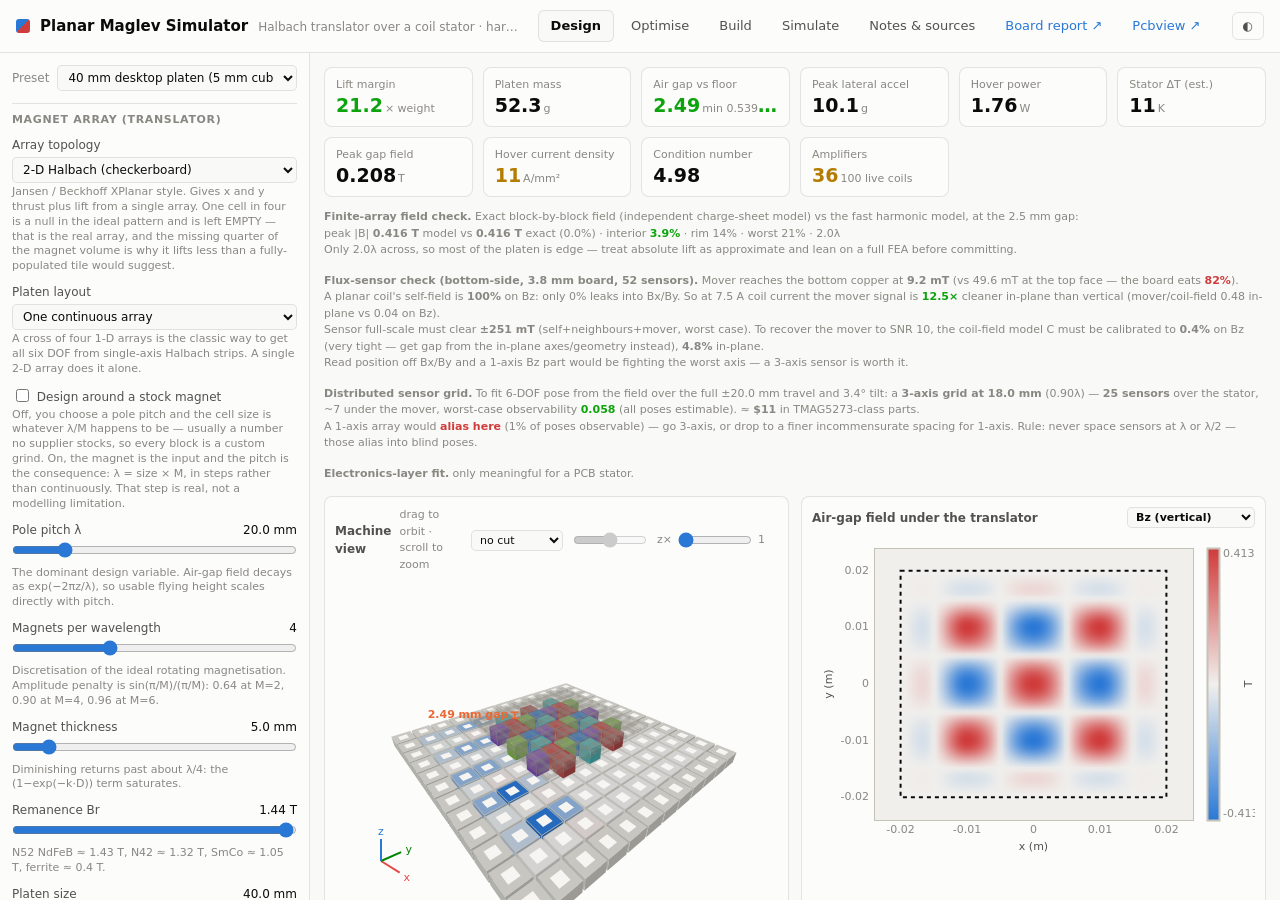
<file: index.html>
<!doctype html>
<html lang="en">
<head>
<meta charset="utf-8">
<meta name="viewport" content="width=device-width, initial-scale=1, viewport-fit=cover">
<title>Planar Maglev Motor Simulator</title>
<link rel="stylesheet" href="css/style.css">
</head>
<body>
<header class="topbar">
  <div class="brand">
    <button id="paramsToggle" class="ghost drawer-btn" aria-expanded="false" aria-controls="sidebar"
            title="Show or hide the parameters">&#9776;<span> Parameters</span></button>
    <span class="mark"></span>
    <h1>Planar Maglev Simulator</h1>
    <span class="sub">Halbach translator over a coil stator &middot; harmonic field model, 6-DOF Lorentz coupling</span>
  </div>
  <nav class="tabs" id="tabs">
    <button data-tab="design" class="active">Design</button>
    <button data-tab="optimise">Optimise</button>
    <button data-tab="build">Build</button>
    <button data-tab="simulate">Simulate</button>
    <button data-tab="about">Notes &amp; sources</button>
    <!-- Not a tab: the routed-board documentation is a separate served page, and
         #tabs' handler keys on button[data-tab], so an anchor here is inert to it. -->
    <a class="tablink" href="route/report/"
       title="amzhex: the whole 12x14 coil board routed end to end, every gate measured on the board file">Board report &#8599;</a>
    <a class="tablink" href="route/pcbview/#copper"
       title="pcbview: the routed board's copper layer by layer, the 3D model and the part pane (route/pcbview/, built from route/pcbview.toml)">Pcbview &#8599;</a>
  </nav>
  <button id="themeToggle" class="ghost" title="Toggle light / dark">◐</button>
</header>

<div class="scrim" id="scrim" hidden></div>

<div class="layout">
  <aside class="sidebar" id="sidebar">
    <div class="preset-row">
      <label>Preset</label>
      <select id="presetSelect"></select>
    </div>
    <div id="params"></div>
    <div class="sidebar-foot">
      <button id="btnReset" class="ghost wide">Reset to preset</button>
      <div class="selftest" id="selfTest"></div>
    </div>
  </aside>

  <main class="content">
    <!-- ============================ DESIGN ============================ -->
    <section class="tabpane active" id="pane-design">
      <div class="tiles" id="tiles"></div>

      <div class="selftest" id="fieldCheck" style="margin:0 0 14px;line-height:1.5"></div>

      <div class="selftest" id="sensorCheck" style="margin:0 0 14px;line-height:1.5"></div>

      <div class="selftest" id="sensorLayout" style="margin:0 0 14px;line-height:1.5"></div>

      <div class="selftest" id="fitCheck" style="margin:0 0 14px;line-height:1.5"></div>

      <div class="grid2">
        <figure class="card tall">
          <figcaption>Machine view <span class="hint">drag to orbit &middot; scroll to zoom</span>
            <span class="viewctl">
              <select id="secAxis" class="inline" title="Section cut">
                <option value="none">no cut</option>
                <option value="x">cut along x</option>
                <option value="y">cut along y</option>
              </select>
              <input type="range" id="secFrac" min="0" max="1" step="0.02" value="0.5" title="Cut position">
              <label title="Exaggerate the vertical axis so thin layers and the air gap are visible">z&times;
                <input type="range" id="zScale" min="1" max="12" step="0.5" value="1">
                <output id="zScaleOut">1</output>
              </label>
            </span>
          </figcaption>
          <canvas id="designView"></canvas>
        </figure>
        <figure class="card tall">
          <figcaption>Air-gap field under the translator
            <select id="fieldComponent" class="inline">
              <option value="bz">B&#8203;z (vertical)</option>
              <option value="mag">|B| (magnitude)</option>
            </select>
          </figcaption>
          <canvas id="fieldMap"></canvas>
        </figure>
      </div>

      <div class="grid2">
        <figure class="card">
          <figcaption>Lift capability vs air gap <span class="hint">the exp(&minus;kz) wall</span></figcaption>
          <canvas id="gapChart"></canvas>
        </figure>
        <figure class="card">
          <figcaption>Hover power vs air gap</figcaption>
          <canvas id="gapPower"></canvas>
        </figure>
      </div>

      <div class="grid2">
        <figure class="card">
          <figcaption>Capability across the stator
            <select id="mapMetric" class="inline">
              <option value="lift">Lift margin (&times; weight)</option>
              <option value="sigmaMin">&sigma;&#8203;min (worst-direction N/A)</option>
              <option value="power">Hover power (W)</option>
              <option value="cond">Condition number</option>
            </select>
          </figcaption>
          <canvas id="capMap"></canvas>
        </figure>
        <figure class="card">
          <figcaption>Force ripple along x <span class="hint">at constant hover command</span></figcaption>
          <canvas id="rippleChart"></canvas>
        </figure>
      </div>

      <figure class="card">
        <figcaption>Pole-pitch sweep <span class="hint">rebuilds the whole machine at each pitch &middot; coil pitch tracks pole pitch unless locked</span>
          <button id="btnPitchSweep" class="ghost small">Run sweep</button>
          <button id="btnPitchApply" class="ghost small" disabled>Apply best</button>
        </figcaption>
        <canvas id="pitchChart"></canvas>
      </figure>

      <div class="grid2">
        <div class="card" id="stackCard"></div>
        <div class="card" id="gapCard"></div>
      </div>

      <div class="card" id="designTable"></div>
    </section>

    <!-- =========================== OPTIMISE =========================== -->
    <section class="tabpane" id="pane-optimise">
      <div class="card">
        <div class="optbar">
          <label class="inline-field">Maximise / minimise
            <select id="optObjective"></select>
          </label>
          <label class="inline-field">Budget
            <input type="range" id="optBudget" min="100" max="2000" step="50" value="500">
            <output id="optBudgetOut"></output>
          </label>
          <button id="btnOptRun" class="primary">Run search</button>
          <button id="btnOptStop" class="ghost" disabled>Stop</button>
          <span class="flex"></span>
          <span class="status" id="optStatus">idle</span>
        </div>
        <div class="optprogress"><div id="optBar"></div></div>
        <div class="optgrid">
          <div>
            <h4>Search these dimensions</h4>
            <div id="optDims"></div>
          </div>
          <div>
            <h4>Hard constraints</h4>
            <div id="optConstraints"></div>
          </div>
        </div>
      </div>

      <div id="optBest"></div>

      <div class="grid2">
        <figure class="card">
          <figcaption>Design space <span class="hint">click a point to load it</span>
            <select id="optScatterX" class="inline"></select>
            <select id="optScatterY" class="inline"></select>
          </figcaption>
          <canvas id="optScatter"></canvas>
        </figure>
        <figure class="card">
          <figcaption>Objective vs each dimension <span class="hint">feasible designs only</span>
            <select id="optSliceDim" class="inline"></select>
          </figcaption>
          <canvas id="optSlice"></canvas>
        </figure>
      </div>

      <div class="card" id="optTable"></div>
    </section>

    <!-- ============================= BUILD ============================ -->
    <section class="tabpane" id="pane-build">
      <figure class="card tall">
        <figcaption>Exploded assembly <span class="hint">drag to orbit &middot; scroll to zoom</span>
          <span class="viewctl">
            <label title="Separate the parts along the assembly axis. A viewing transform only — thicknesses and the air gap stay at true scale.">explode
              <input type="range" id="explodeAmt" min="0" max="2" step="0.05" value="1">
              <output id="explodeOut">1.0</output>
            </label>
            <label title="Exaggerate the vertical axis so thin layers are visible">z&times;
              <input type="range" id="zScaleExp" min="1" max="12" step="0.5" value="1">
              <output id="zScaleExpOut">1</output>
            </label>
          </span>
        </figcaption>
        <canvas id="explodedView"></canvas>
      </figure>

      <div class="card" id="bomCard"></div>

      <div class="card" id="pcbExportCard"></div>

      <div class="card" id="platenCadCard"></div>

      <div class="grid2">
        <div class="card" id="magnetOrderCard"></div>
        <div class="card" id="notModelledCard"></div>
      </div>
    </section>

    <!-- =========================== SIMULATE =========================== -->
    <section class="tabpane" id="pane-simulate">
      <div class="simbar">
        <button id="btnPlay" class="primary">Pause</button>
        <button id="btnResetSim" class="ghost">Reset</button>
        <button id="btnKick" class="ghost">Kick it</button>
        <label class="inline-field">Trajectory
          <select id="trajSelect"></select>
        </label>
        <label class="inline-field">Speed
          <input type="range" id="trajSpeed" min="0.1" max="12" step="0.1" value="2">
          <output id="trajSpeedOut"></output>
        </label>
        <label class="inline-field">Amplitude
          <input type="range" id="trajAmp" min="1" max="80" step="1" value="25">
          <output id="trajAmpOut"></output>
        </label>
        <label class="inline-field">Noise
          <input type="range" id="noiseSlider" min="0" max="0.2" step="0.005" value="0">
          <output id="noiseOut"></output>
        </label>
        <span class="flex"></span>
        <span class="status" id="simStatus"></span>
        <button id="btnUseMeasured" class="ghost" title="Feed the measured 3-sigma tracking error into the air-gap tolerance budget">Use measured error</button>
      </div>

      <div class="grid-sim">
        <figure class="card view">
          <figcaption>Live view
            <span class="viewctl">
              <select id="secAxisSim" class="inline">
                <option value="none">no cut</option>
                <option value="x">cut along x</option>
                <option value="y">cut along y</option>
              </select>
              <label>z&times;
                <input type="range" id="zScaleSim" min="1" max="12" step="0.5" value="1">
                <output id="zScaleSimOut">1</output>
              </label>
            </span>
          </figcaption>
          <canvas id="simView"></canvas>
        </figure>
        <div class="sim-side">
          <div class="tiles compact" id="simTiles"></div>
          <figure class="card short">
            <figcaption>Coil currents</figcaption>
            <canvas id="currentStrip"></canvas>
          </figure>
        </div>
      </div>

      <div class="grid2">
        <figure class="card">
          <figcaption>Position error</figcaption>
          <canvas id="scopePos"></canvas>
        </figure>
        <figure class="card">
          <figcaption>Attitude error</figcaption>
          <canvas id="scopeAtt"></canvas>
        </figure>
      </div>
      <div class="grid2">
        <figure class="card">
          <figcaption>Peak coil current</figcaption>
          <canvas id="scopeCur"></canvas>
        </figure>
        <figure class="card">
          <figcaption>Copper loss</figcaption>
          <canvas id="scopePow"></canvas>
        </figure>
      </div>
    </section>

    <!-- ============================ ABOUT ============================= -->
    <section class="tabpane" id="pane-about">
      <div class="card prose" id="aboutBody"></div>
    </section>
  </main>
</div>

<script type="module" src="src/app.js"></script>
</body>
</html>
</file>
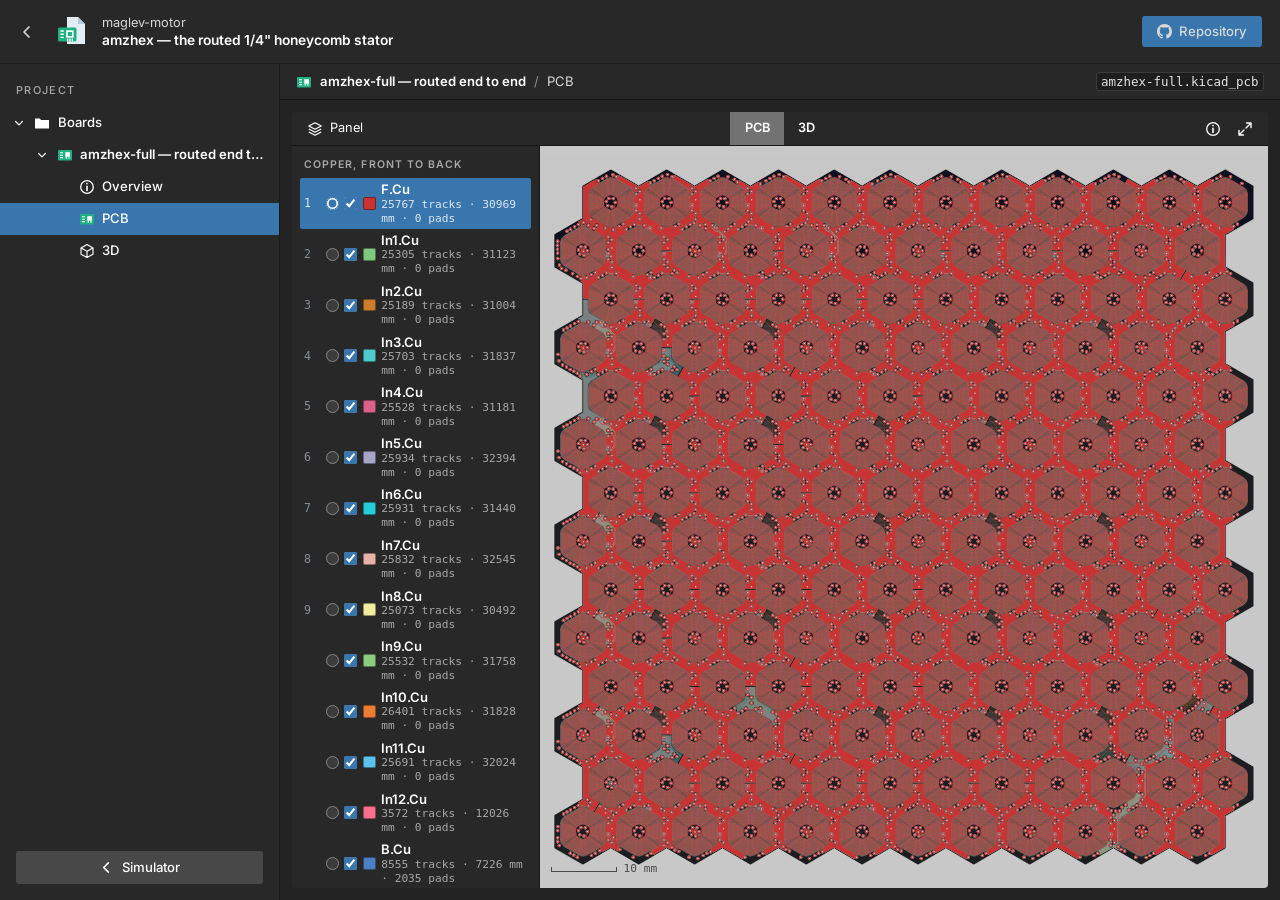
<file: route/pcbview/index.html>
<!doctype html>
<html lang="en">
<head>
<meta charset="utf-8">
<meta name="viewport" content="width=device-width, initial-scale=1, viewport-fit=cover">
<title>amzhex — the routed 1/4&quot; honeycomb stator &mdash; amzhex-full — routed end to end</title>
<link rel="stylesheet" href="assets/viewer.css">
<link rel="stylesheet" href="assets/pcbview.css">
<script src="assets/app.js" defer></script>
<script src="assets/parts.js" defer></script>
<script src="assets/gesture.js" defer></script>
<script src="assets/viewer.js" defer></script>
<script src="assets/copper.js" defer></script>
<script src="assets/sch.js" defer></script>
<script type="importmap">{"imports": {"three": "./assets/vendor/three.module.js"}}</script>
<script type="module" src="assets/board3d.js"></script>
</head>
<body>
<header class="a3-top">
  <button class="a3-menu" aria-label="project tree"><svg viewBox="0 0 16 16" aria-hidden="true"><path d="M2 4h12M2 8h12M2 12h12" fill="none" stroke="currentColor" stroke-width="1.5" stroke-linecap="round"/></svg></button>
  <a class="a3-back" href="../../" title="Simulator" aria-label="Simulator"><svg viewBox="0 0 16 16" aria-hidden="true"><path d="M10 3 5 8l5 5" fill="none" stroke="currentColor" stroke-width="1.7" stroke-linecap="round" stroke-linejoin="round"/></svg></a>
  <a class="a3-proj" href="index.html"><svg viewBox="0 0 34 34" aria-hidden="true"><path d="M12 2h11l7 7v20H12z" fill="#e3edf6"/><path d="M23 2v7h7" fill="#b7c8d6"/><rect x="3" y="12.5" width="18.5" height="14" rx="1.5" fill="#1fb182"/><rect x="11.2" y="15.3" width="7.4" height="7.4" fill="#fff"/><rect x="12.9" y="17" width="4" height="4" fill="#1fb182"/><path d="M5.4 16h3.4M5.4 19.2h3.4M5.4 22.4h3.4M12.6 23.6v3M15 23.6v3M17.4 23.6v3" stroke="#fff" stroke-width="1.4"/></svg><span><small>maglev-motor</small><b>amzhex — the routed 1/4&quot; honeycomb stator</b></span></a>
  <div class="a3-sp"></div>
  <a class="a3-btn primary" href="https://github.com/sequoia-hope/maglev-motor"><svg viewBox="0 0 16 16" aria-hidden="true"><path fill="currentColor" d="M8 0C3.58 0 0 3.58 0 8c0 3.54 2.29 6.53 5.47 7.59.4.07.55-.17.55-.38 0-.19-.01-.82-.01-1.49-2.01.37-2.53-.49-2.69-.94-.09-.23-.48-.94-.82-1.13-.28-.15-.68-.52-.01-.53.63-.01 1.08.58 1.23.82.72 1.21 1.87.87 2.33.66.07-.52.28-.87.51-1.07-1.78-.2-3.64-.89-3.64-3.95 0-.87.31-1.59.82-2.15-.08-.2-.36-1.02.08-2.12 0 0 .67-.21 2.2.82.64-.18 1.32-.27 2-.27.68 0 1.36.09 2 .27 1.53-1.04 2.2-.82 2.2-.82.44 1.1.16 1.92.08 2.12.51.56.82 1.27.82 2.15 0 3.07-1.87 3.75-3.65 3.95.29.25.54.73.54 1.48 0 1.07-.01 1.93-.01 2.2 0 .21.15.46.55.38A8.01 8.01 0 0 0 16 8c0-4.42-3.58-8-8-8z"/></svg><span>Repository</span></a>
</header>
<nav class="a3-side" aria-label="project">
  <div class="a3-label">Project</div>
  <div class="a3-tree"><ul>
<li><div class="a3-row" style="--d:0" title="Boards"><button class="a3-tw" aria-expanded="true" tabindex="0" aria-label="expand or collapse"><svg viewBox="0 0 16 16" aria-hidden="true"><path d="M6 3.5 10.5 8 6 12.5" fill="none" stroke="currentColor" stroke-width="1.6" stroke-linecap="round" stroke-linejoin="round"/></svg></button><svg class="ic" viewBox="0 0 16 16" aria-hidden="true"><path d="M1 3.5h4.6l1.5 1.6H15v8.4H1z" fill="#fff"/></svg><span class="t">Boards</span></div><ul>
<li><div class="a3-row page" style="--d:1" title="amzhex-full — routed end to end"><button class="a3-tw" aria-expanded="true" tabindex="0" aria-label="expand or collapse"><svg viewBox="0 0 16 16" aria-hidden="true"><path d="M6 3.5 10.5 8 6 12.5" fill="none" stroke="currentColor" stroke-width="1.6" stroke-linecap="round" stroke-linejoin="round"/></svg></button><svg class="ic" viewBox="0 0 16 16" aria-hidden="true"><rect x="1" y="3" width="14" height="10.5" rx=".8" fill="#1fb182"/><rect x="8.3" y="5.2" width="4.6" height="4.6" fill="#fff"/><path d="M3 5.8h3M3 8.2h3M3 10.6h3M9.2 11.8v-2M11.9 11.8v-2" stroke="#fff" stroke-width="1.1"/></svg><a class="t" href="index.html">amzhex-full — routed end to end</a></div><ul>
<li><div data-view="overview" class="a3-row" style="--d:2" title="Overview"><button class="a3-tw leaf" aria-expanded="false" tabindex="-1" aria-label="expand or collapse"><svg viewBox="0 0 16 16" aria-hidden="true"><path d="M6 3.5 10.5 8 6 12.5" fill="none" stroke="currentColor" stroke-width="1.6" stroke-linecap="round" stroke-linejoin="round"/></svg></button><svg class="ic" viewBox="0 0 16 16" aria-hidden="true"><circle cx="8" cy="8" r="6.3" fill="none" stroke="currentColor" stroke-width="1.3"/><path d="M8 7.2v4.2M8 4.6v.1" stroke="currentColor" stroke-width="1.6" stroke-linecap="round"/></svg><a class="t" href="index.html#overview">Overview</a></div>
</li>
<li><div data-view="copper" class="a3-row" style="--d:2" title="PCB"><button class="a3-tw leaf" aria-expanded="false" tabindex="-1" aria-label="expand or collapse"><svg viewBox="0 0 16 16" aria-hidden="true"><path d="M6 3.5 10.5 8 6 12.5" fill="none" stroke="currentColor" stroke-width="1.6" stroke-linecap="round" stroke-linejoin="round"/></svg></button><svg class="ic" viewBox="0 0 16 16" aria-hidden="true"><rect x="1" y="3" width="14" height="10.5" rx=".8" fill="#1fb182"/><rect x="8.3" y="5.2" width="4.6" height="4.6" fill="#fff"/><path d="M3 5.8h3M3 8.2h3M3 10.6h3M9.2 11.8v-2M11.9 11.8v-2" stroke="#fff" stroke-width="1.1"/></svg><a class="t" href="index.html#copper">PCB</a></div>
</li>
<li><div data-view="board3d" class="a3-row" style="--d:2" title="3D"><button class="a3-tw leaf" aria-expanded="false" tabindex="-1" aria-label="expand or collapse"><svg viewBox="0 0 16 16" aria-hidden="true"><path d="M6 3.5 10.5 8 6 12.5" fill="none" stroke="currentColor" stroke-width="1.6" stroke-linecap="round" stroke-linejoin="round"/></svg></button><svg class="ic" viewBox="0 0 16 16" aria-hidden="true"><path d="M8 1.6 14 5v6.2l-6 3.3-6-3.3V5zM2 5l6 3.3L14 5M8 8.3v6.2" fill="none" stroke="currentColor" stroke-width="1.15" stroke-linejoin="round"/></svg><a class="t" href="index.html#board3d">3D</a></div>
</li>
</ul></li>
</ul></li></ul></div>
  <div class="a3-foot"><a class="a3-btn" href="../../"><svg viewBox="0 0 16 16" aria-hidden="true"><path d="M10 3 5 8l5 5" fill="none" stroke="currentColor" stroke-width="1.7" stroke-linecap="round" stroke-linejoin="round"/></svg><span>Simulator</span></a></div>
</nav>
<div class="a3-bar">
  <span class="a3-crumb"><svg viewBox="0 0 16 16" aria-hidden="true"><rect x="1" y="3" width="14" height="10.5" rx=".8" fill="#1fb182"/><rect x="8.3" y="5.2" width="4.6" height="4.6" fill="#fff"/><path d="M3 5.8h3M3 8.2h3M3 10.6h3M9.2 11.8v-2M11.9 11.8v-2" stroke="#fff" stroke-width="1.1"/></svg><b>amzhex-full — routed end to end</b><span class="sep">/</span><span id="pv-view">PCB</span></span>
  <span class="a3-sp"></span>
  <span class="a3-page"><code>amzhex-full.kicad_pcb</code></span>
</div>
<main class="pv-main">
<section class="vw" aria-label="amzhex-full — routed end to end: schematic, PCB and 3D">
  <div class="vw-bar">
    <div class="vw-left"><button data-vw="layers" aria-pressed="true"
      title="show or hide the side panel"><svg viewBox="0 0 16 16" aria-hidden="true"><path d="M8 1.8 14.2 5 8 8.2 1.8 5z" fill="none" stroke="currentColor" stroke-width="1.2" stroke-linejoin="round"/><path d="M1.8 8 8 11.2 14.2 8M1.8 11 8 14.2 14.2 11" fill="none" stroke="currentColor" stroke-width="1.2" stroke-linejoin="round"/></svg><span>Panel</span></button></div>
    <div class="vw-tabs" role="tablist" aria-label="view"><button role="tab" data-tab="copper" aria-controls="copper" aria-selected="true">PCB</button><button role="tab" data-tab="board3d" aria-controls="board3d" aria-selected="false">3D</button></div>
    <div class="vw-tools">
      <button data-vw="info" title="about this board" aria-label="about this board"><svg viewBox="0 0 16 16" aria-hidden="true"><circle cx="8" cy="8" r="6.3" fill="none" stroke="currentColor" stroke-width="1.3"/><path d="M8 7.2v4.2M8 4.6v.1" stroke="currentColor" stroke-width="1.6" stroke-linecap="round"/></svg></button>
      <button data-vw="full" title="full screen" aria-label="full screen"><svg viewBox="0 0 16 16" aria-hidden="true"><path d="M9.5 2h4.5v4.5M14 2 9 7M6.5 14H2V9.5M2 14l5-5" fill="none" stroke="currentColor" stroke-width="1.4" stroke-linecap="round" stroke-linejoin="round"/></svg></button>
    </div>
  </div>
  
  
  <div class="vw-panel" id="copper" data-dir="amzhex-full/layers/" data-parts="amzhex-full/3d/parts.json" role="tabpanel">
    <div class="cu">
      <div class="cu-panel">
        <div id="cu-layers"></div>
        <p class="cu-hint" style="margin-top:.3rem">The dot puts a layer on top at full
        opacity; the box says whether it is drawn at all.</p>
        <div class="cu-row">
          <button data-act="all" title="show every layer">all</button>
          <button data-act="none" title="show only the selected layer">none</button>
          <button data-act="solo" title="the selected layer and the outline only">solo</button>
          <button data-act="grid" title="the copper layers side by side">grid</button>
        </div>
        <label class="cu-ctl">opacity of the unselected copper
          <input type="range" id="cu-dim" min="0" max="60" value="16"></label>
        <label class="cu-ctl"><input type="checkbox" id="cu-mirror">
          view from the back (mirrored)</label>
        <div class="cu-row">
          <button data-act="out" title="zoom out">&minus;</button>
          <button data-act="fit" title="fit the board">fit</button>
          <button data-act="in" title="zoom in">+</button>
          <span class="sub" id="cu-zoom">1.0&times;</span>
        </div>
        <p class="cu-note" id="cu-note"></p>
        <p class="cu-read" id="cu-read"></p>
        <p class="cu-hint">Keys: <b>1</b>&ndash;<b>9</b> pick a layer, <b>s</b> solo,
        <b>a</b> all, <b>m</b> mirror, <b>0</b> fit. Click a part for its pane;
        coordinates are pcbnew&rsquo;s, in millimetres.</p>
        <p class="cu-hint" id="cu-stats"></p>
      </div>
      <div class="cu-canvas">
        <div class="cu-plate" id="cu-plate">
          <div class="cu-pan" id="cu-pan"><div class="cu-flip" id="cu-flip"></div></div>
          <div class="cu-scale"><i id="cu-bar"></i><span id="cu-barlab"></span></div>
          <div class="cu-back" id="cu-back"></div>
          <p class="b3-msg" id="cu-fallback" hidden></p>
        </div>
        <div class="cu-grid" id="cu-gridbox" hidden></div>
      </div>
      <aside class="b3-info pv-pane" id="cu-info" aria-label="the selected part" hidden>
        <div class="b3-ih"><b class="pv-iref"></b><button class="b3-x" title="close"
          aria-label="close the part pane">&times;</button></div>
        <div class="b3-ib pv-ib"></div>
      </aside>
    </div>
  </div>
  
  <div class="vw-panel" id="board3d" data-dir="amzhex-full/3d/" role="tabpanel" hidden>
    <div class="b3">
      <div class="b3-bar">
        <div class="cu-row" role="group" aria-label="view">
          <button data-view="front" title="the top (winding) face, as pcbnew draws it">top (winding)</button>
          <button data-view="back" title="the bottom (electronics) face, turned over left to right">bottom (electronics)</button>
          <button data-view="tilt" title="from the front, tilted towards you">tilted</button>
          <button data-view="edge" title="edge on: how tall each face stands">edge</button>
        </div>
        <div class="b3-layers" id="b3-layers"></div>
        <label class="b3-find">find <input id="b3-find" list="b3-refs" placeholder="U1"
          disabled spellcheck="false" autocomplete="off" title="a reference, e.g. U1"></label>
        <datalist id="b3-refs"></datalist>
      </div>
      <div class="b3-body">
        <div class="b3-stage" id="b3-stage">
          <p class="b3-msg" id="b3-msg">The model loads when this tab is open.</p>
          <div class="b3-tag" id="b3-tag" hidden></div>
        </div>
        <aside class="b3-info pv-pane" id="b3-info" aria-label="the selected part" hidden>
          <div class="b3-ih"><b class="pv-iref"></b><button class="b3-x" title="close"
            aria-label="close the part pane">&times;</button></div>
          <div class="b3-ib pv-ib"></div>
        </aside>
      </div>
      <p class="b3-facts" id="b3-facts"></p>
    </div>
  </div>
  
  <div class="vw-panel pv-over" id="overview" role="tabpanel" hidden>
    <div class="pv-card">
      <h1>amzhex-full — routed end to end</h1>
      <p class="pv-lede">The 12 × 14 hex coil board, 168 coils with an H-bridge each, on 14 copper layers: twelve of winding and two (In12, B.Cu) of electronics. The torus-routed stamp is tiled on the 20 interior quads and the 22 rim quads are routed in place; KiCad DRC 0, 0 unconnected, 168/168 coil leads correct, measured on this file (see route/report/).</p>
      <dl class="pv-facts"><dt>Source</dt><dd><code>out/amzhex-full.kicad_pcb</code></dd><dt>Board</dt><dd>106.133 &times; 105.443 mm<small>14 copper layers, 1.84 mm thick</small></dd><dt>Parts</dt><dd>383 footprints<small>0 on the top (winding), 383 on the bottom (electronics)</small></dd><dt>Copper</dt><dd>557 nets, 320,013 track segments, 4,153 vias<small>397,846 mm of routed track</small></dd><dt>3D</dt><dd>0 of 383 parts drawn from a model<small>383 name no model (C0&ndash;C167, CDM1, JSPINE, QDM1, RDM1, RDM2, SR0&ndash;SR41, U0&ndash;U167)</small></dd></dl>
      <p class="cu-hint">Built 2026-10-03 00:00 by pcbview from the KiCad files above:
      <code>python3 -m pcbview build pcbview.toml</code>. Nothing here is drawn by hand &mdash; the layer plots, the model and the
      sheets are KiCad&rsquo;s own exports.</p>
    </div>
  </div>
</section>
</main>
</body>
</html>
</file>
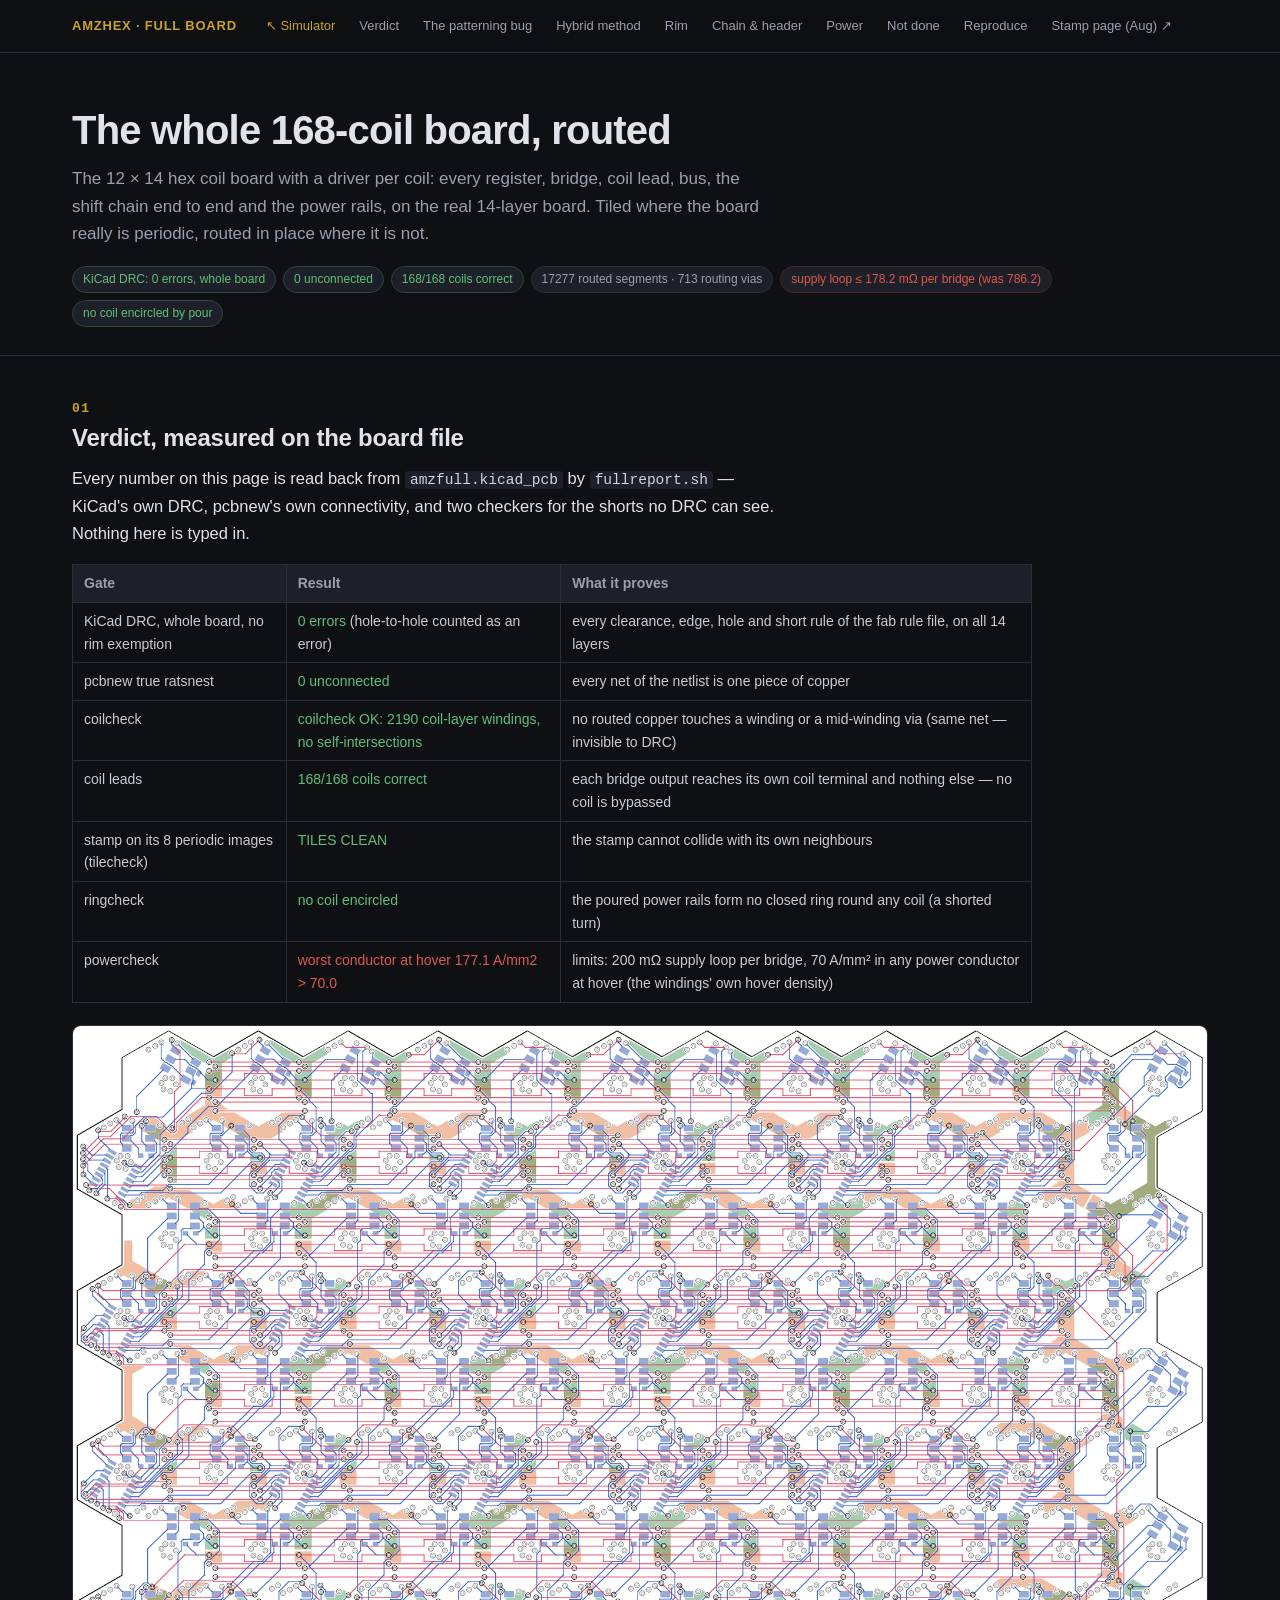
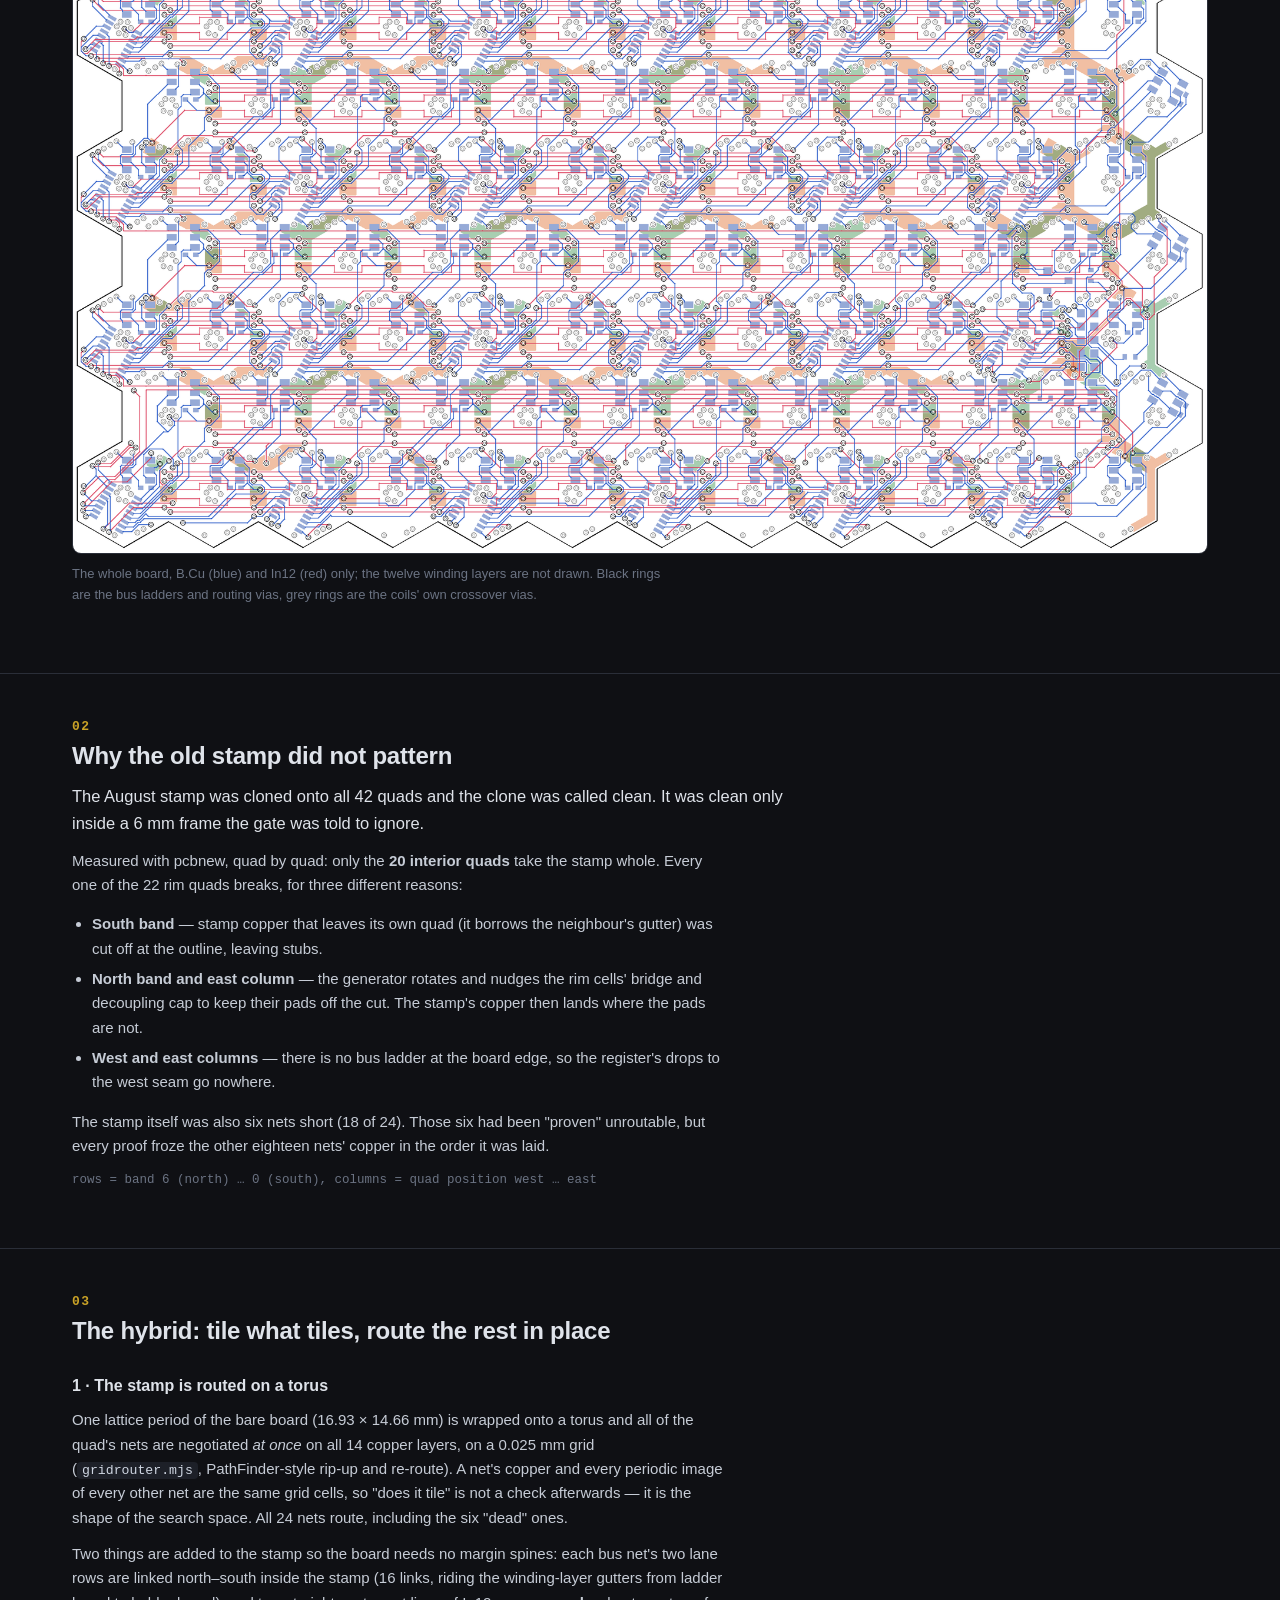
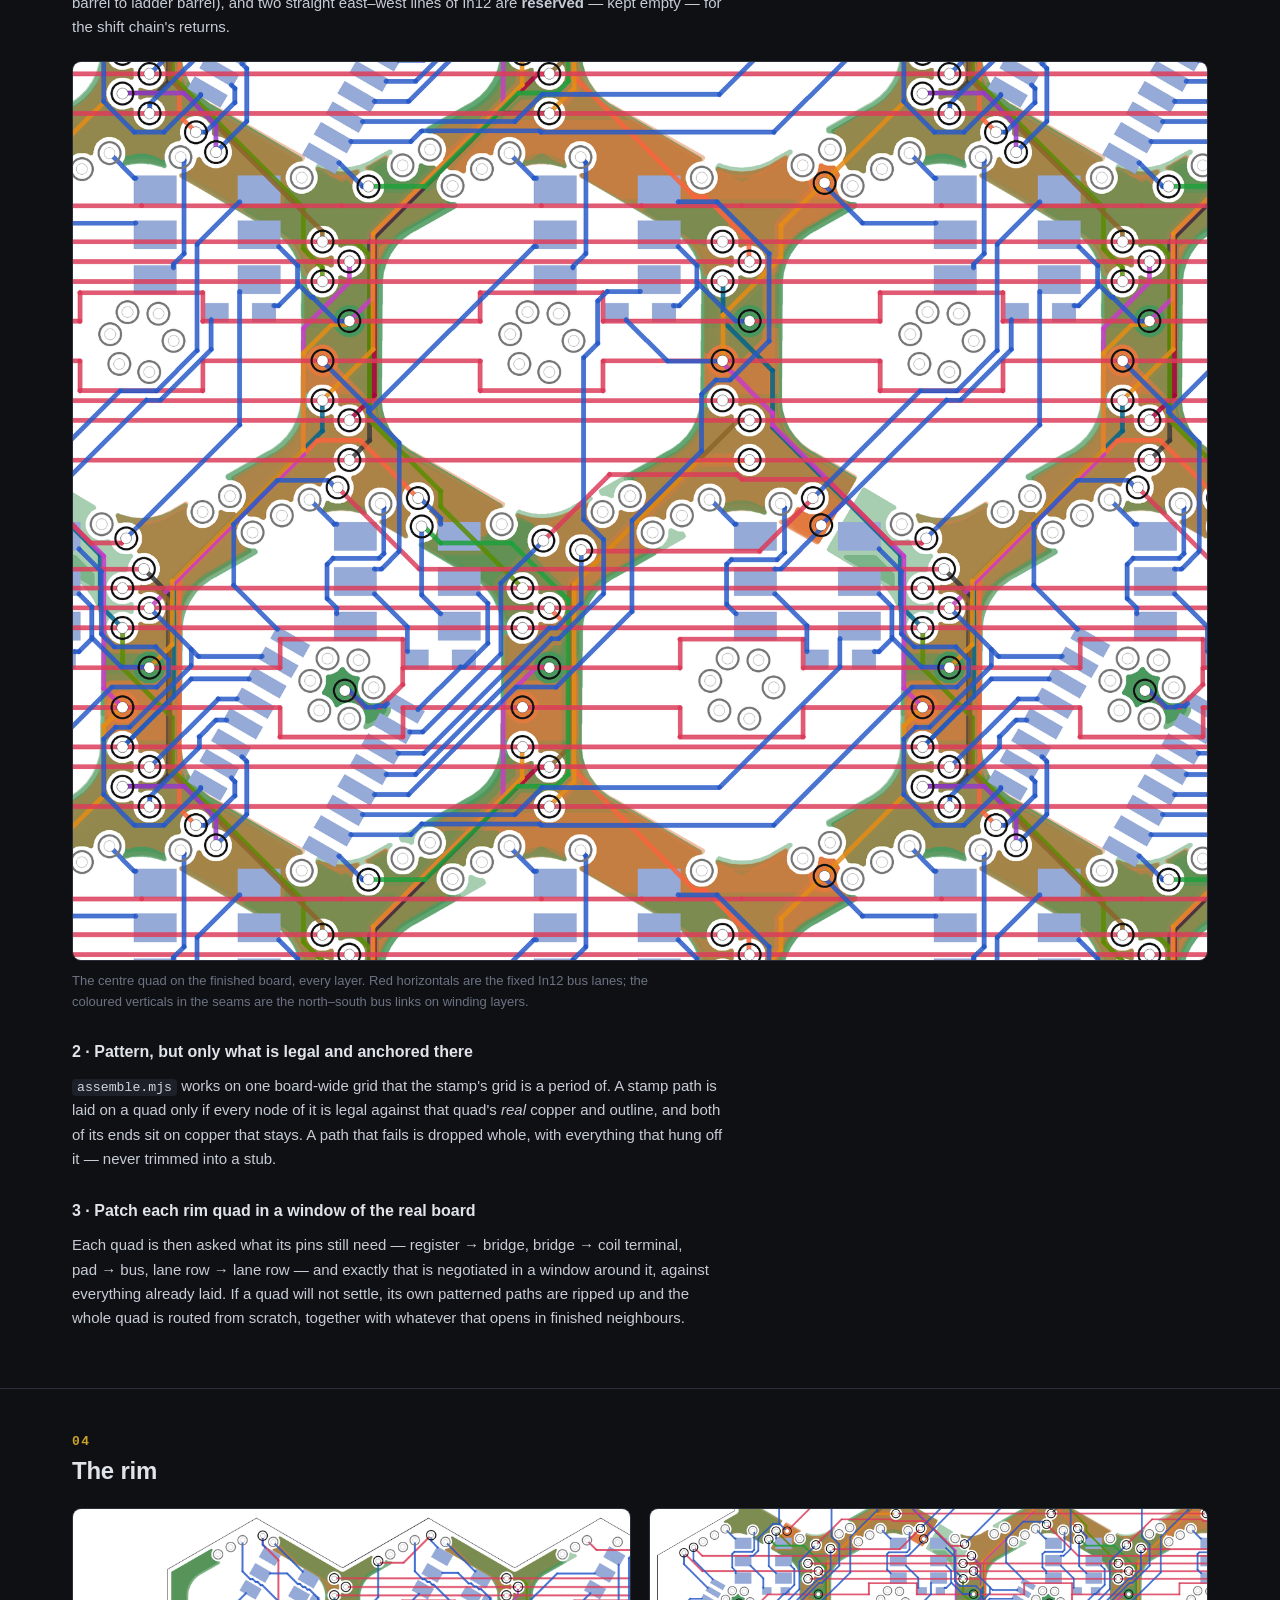
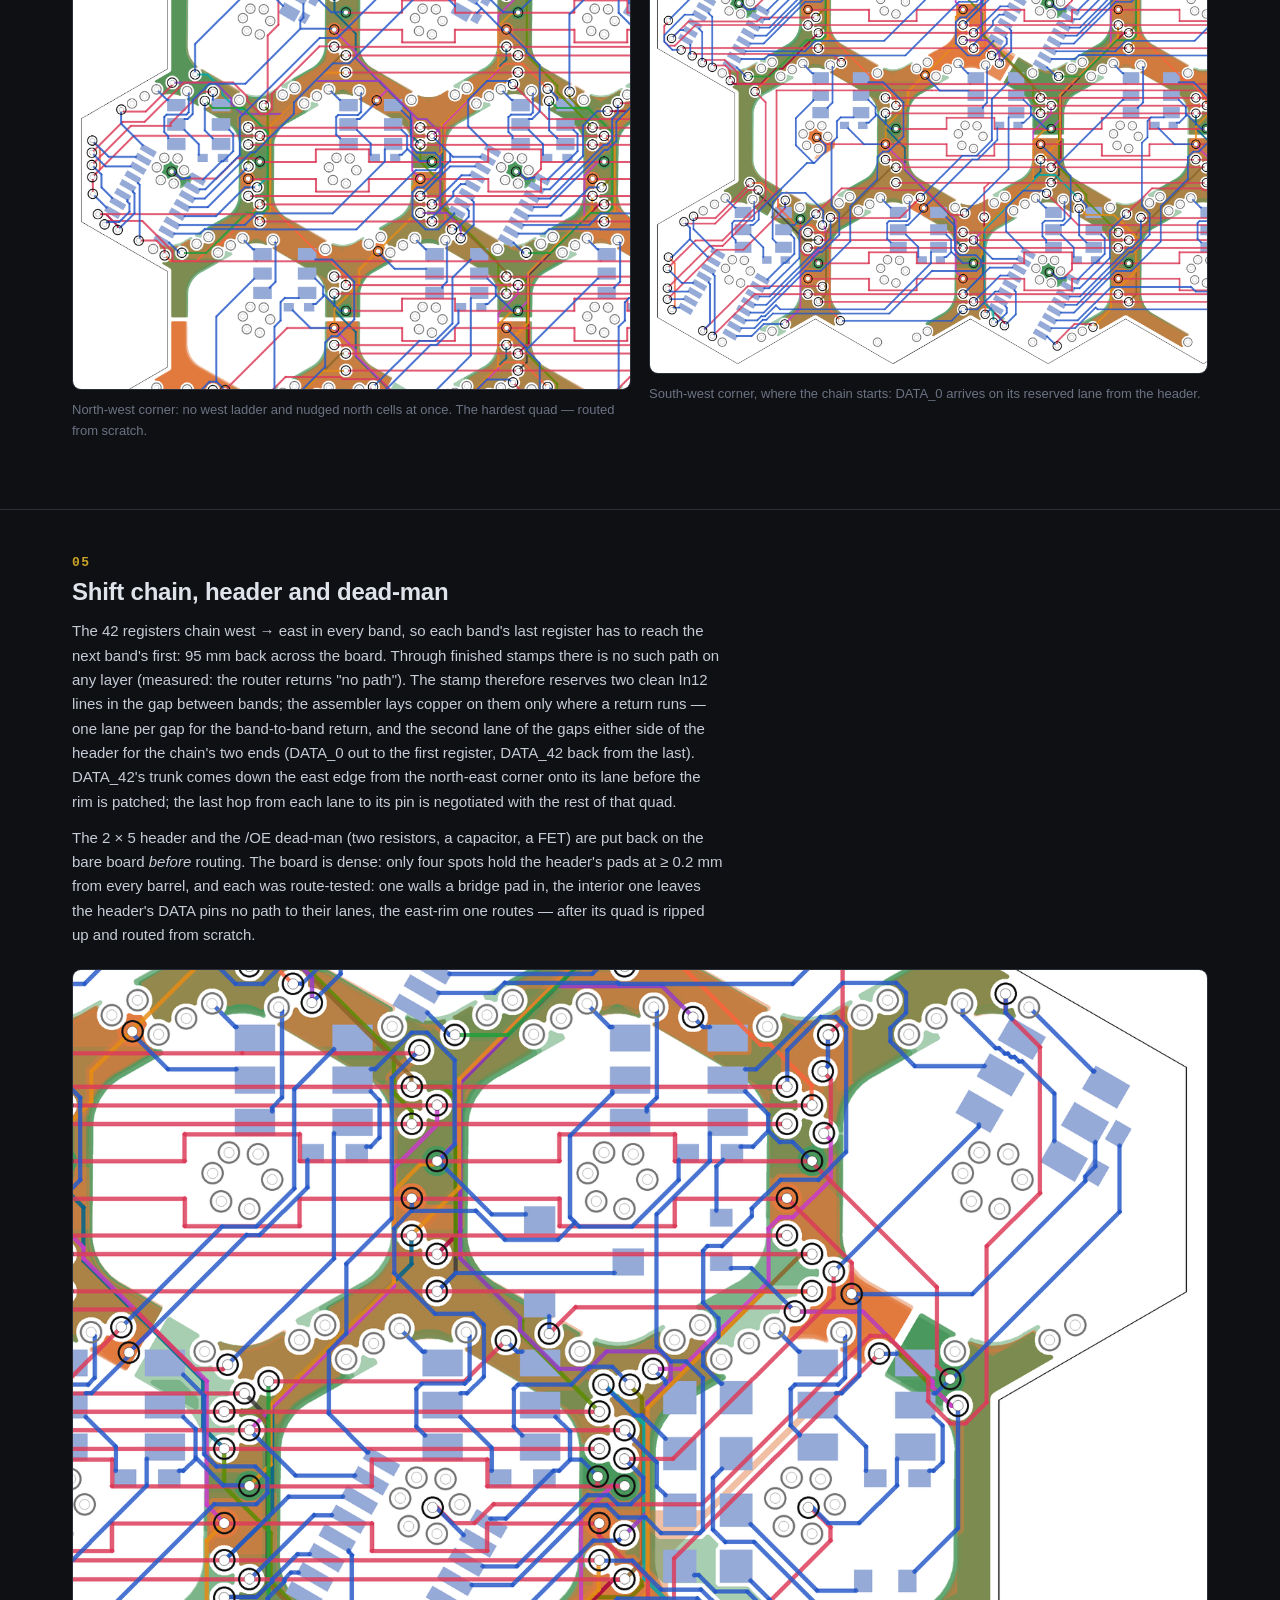
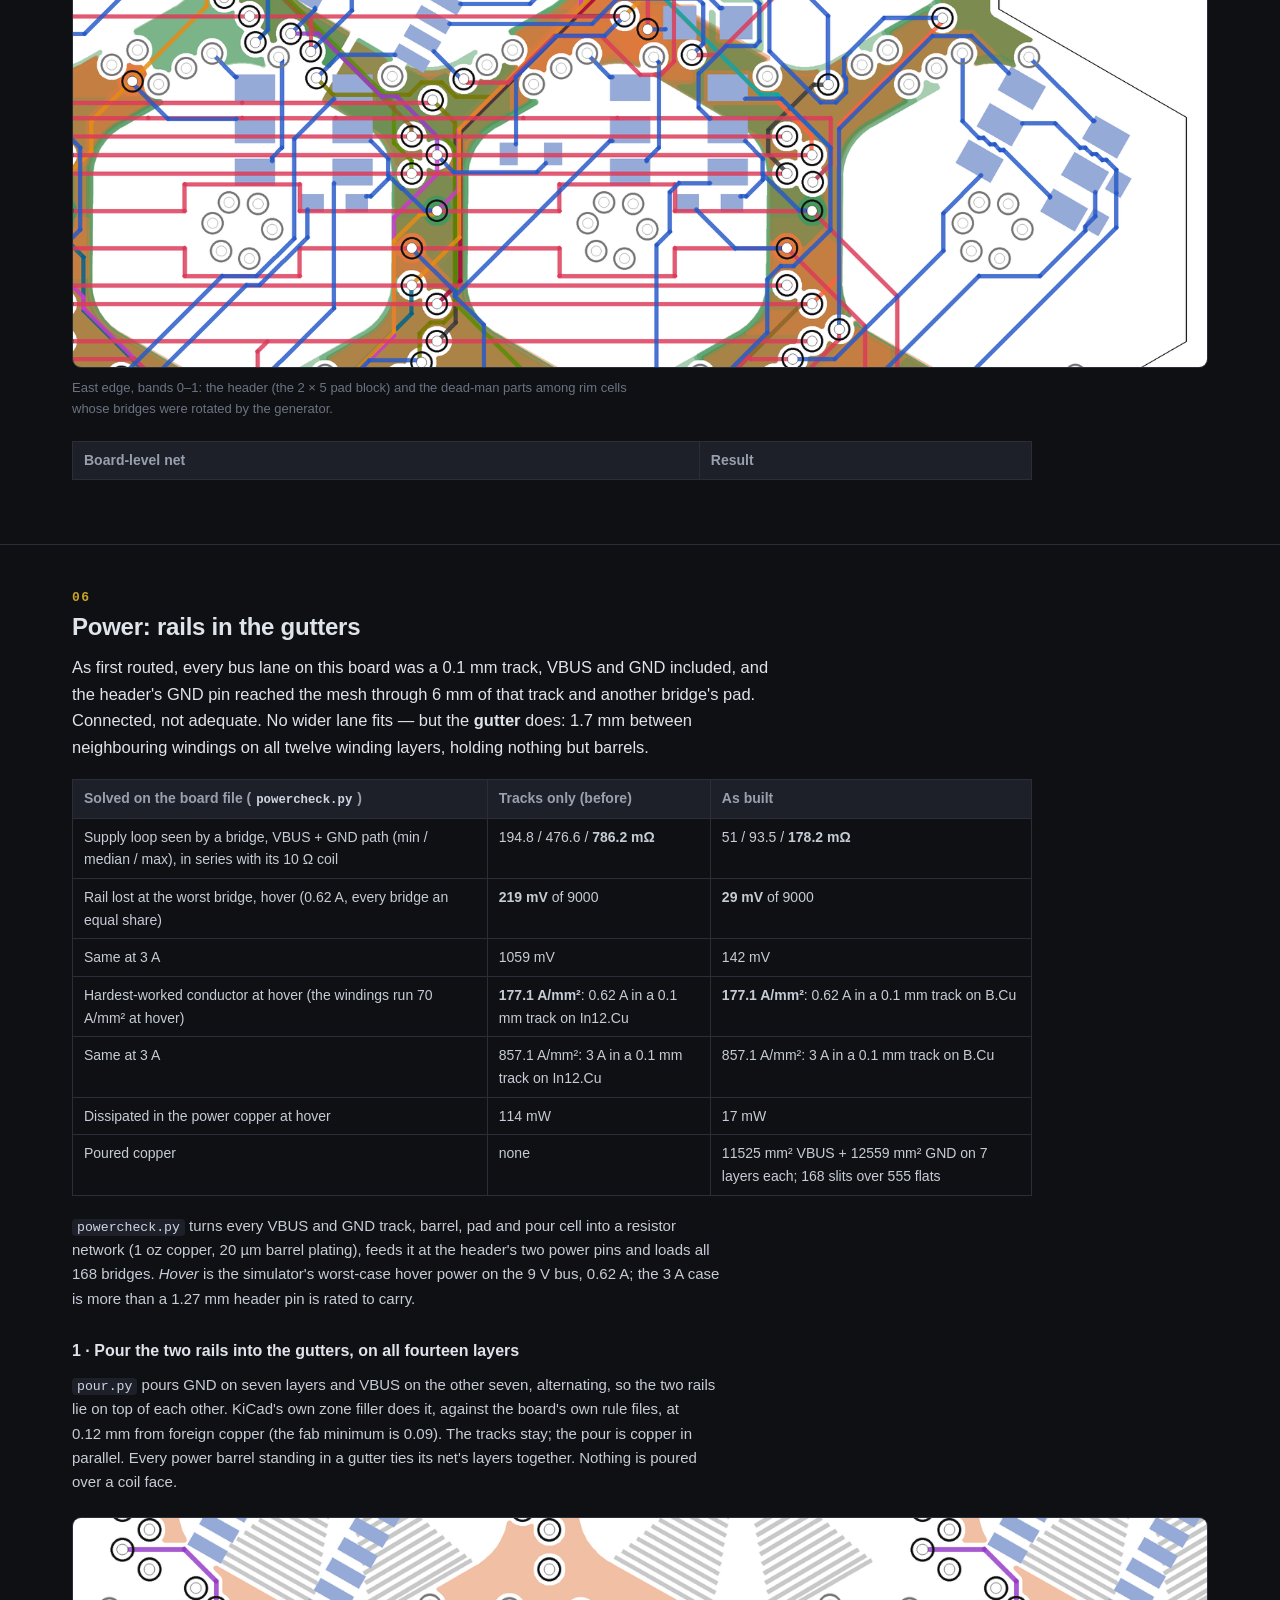
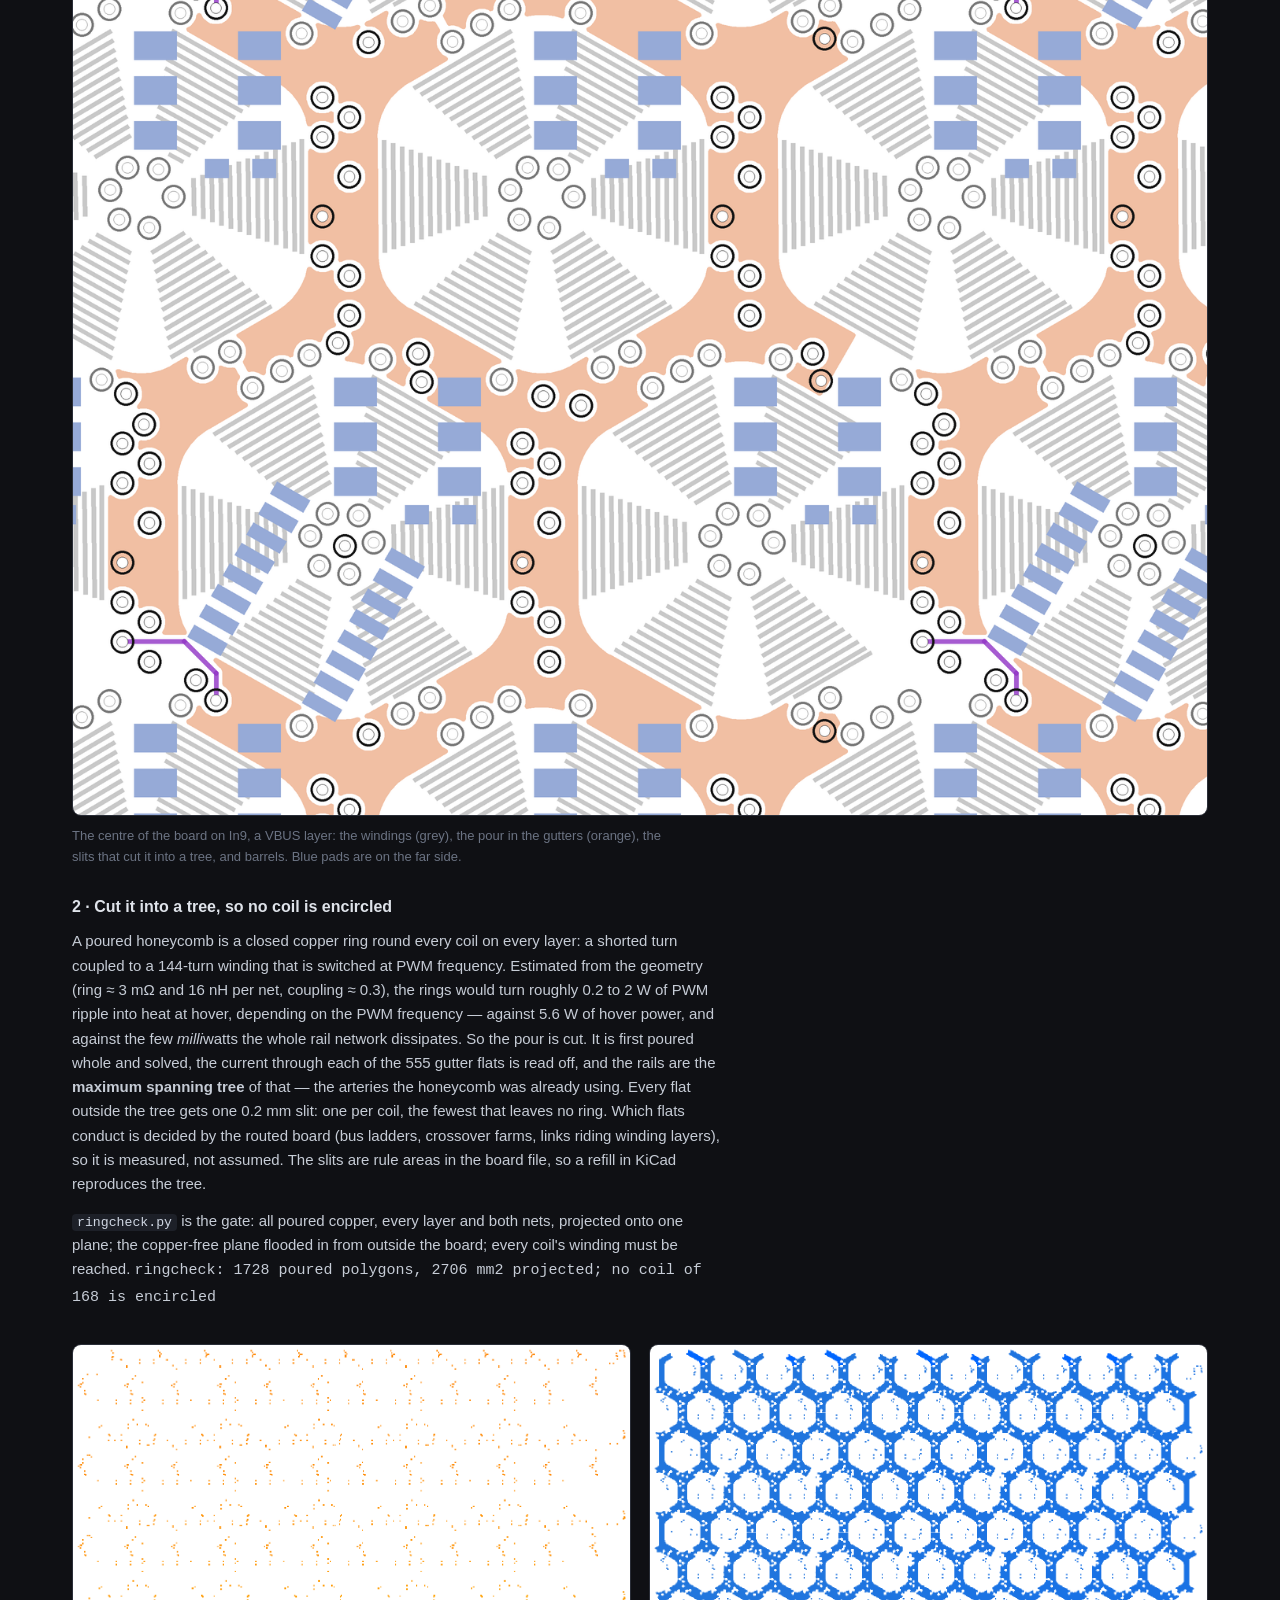
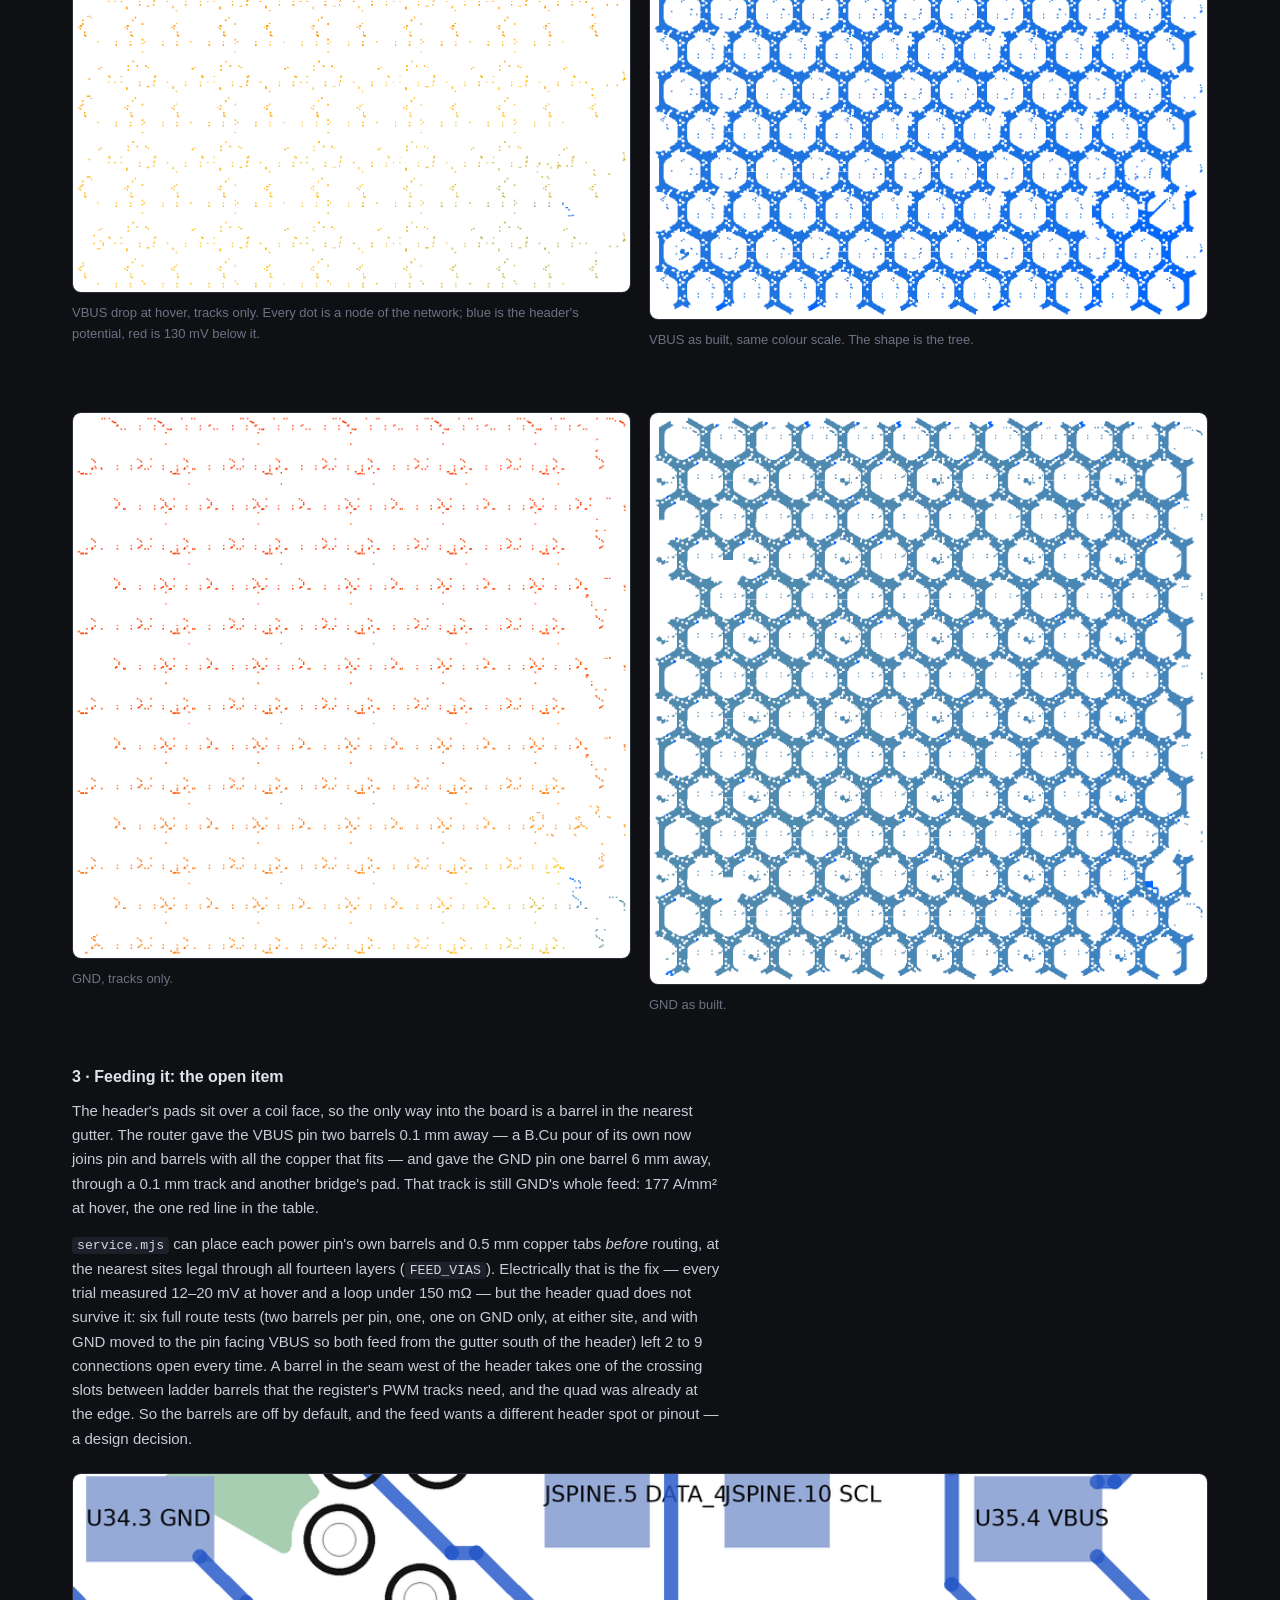
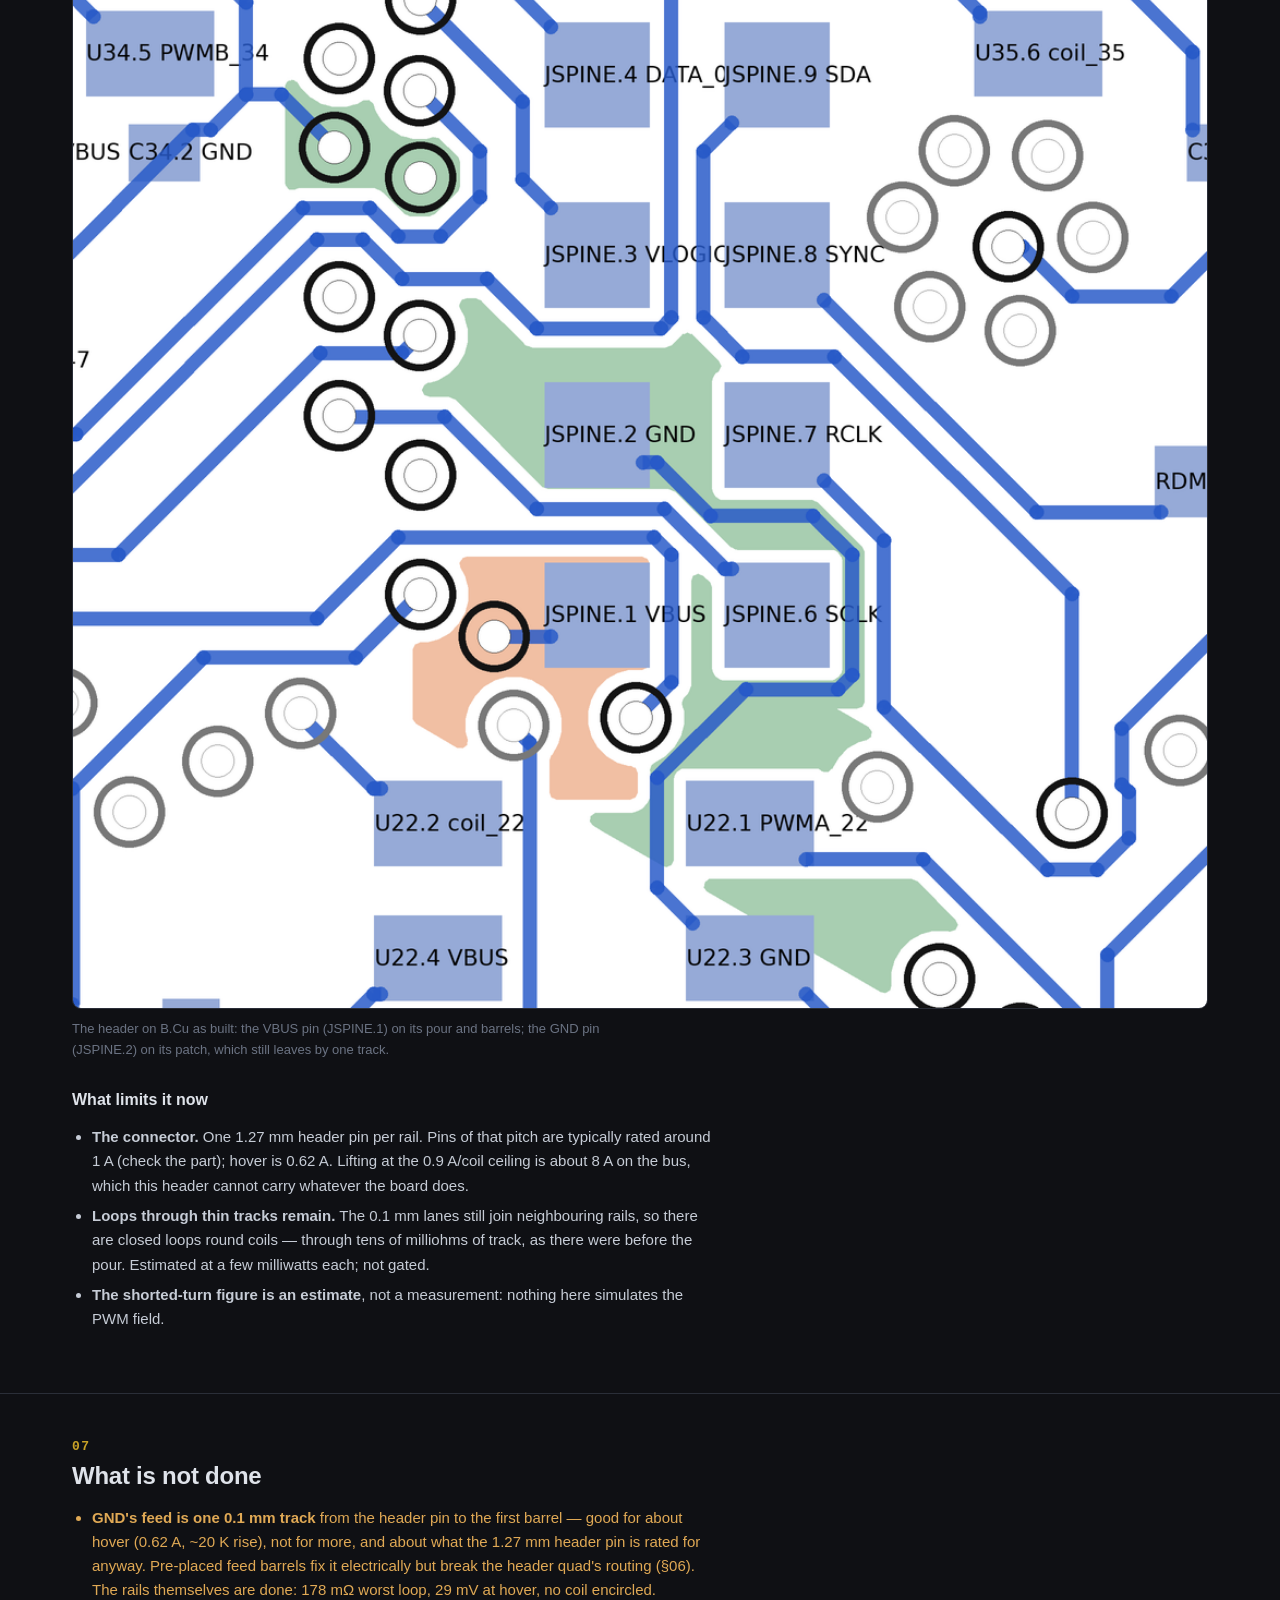
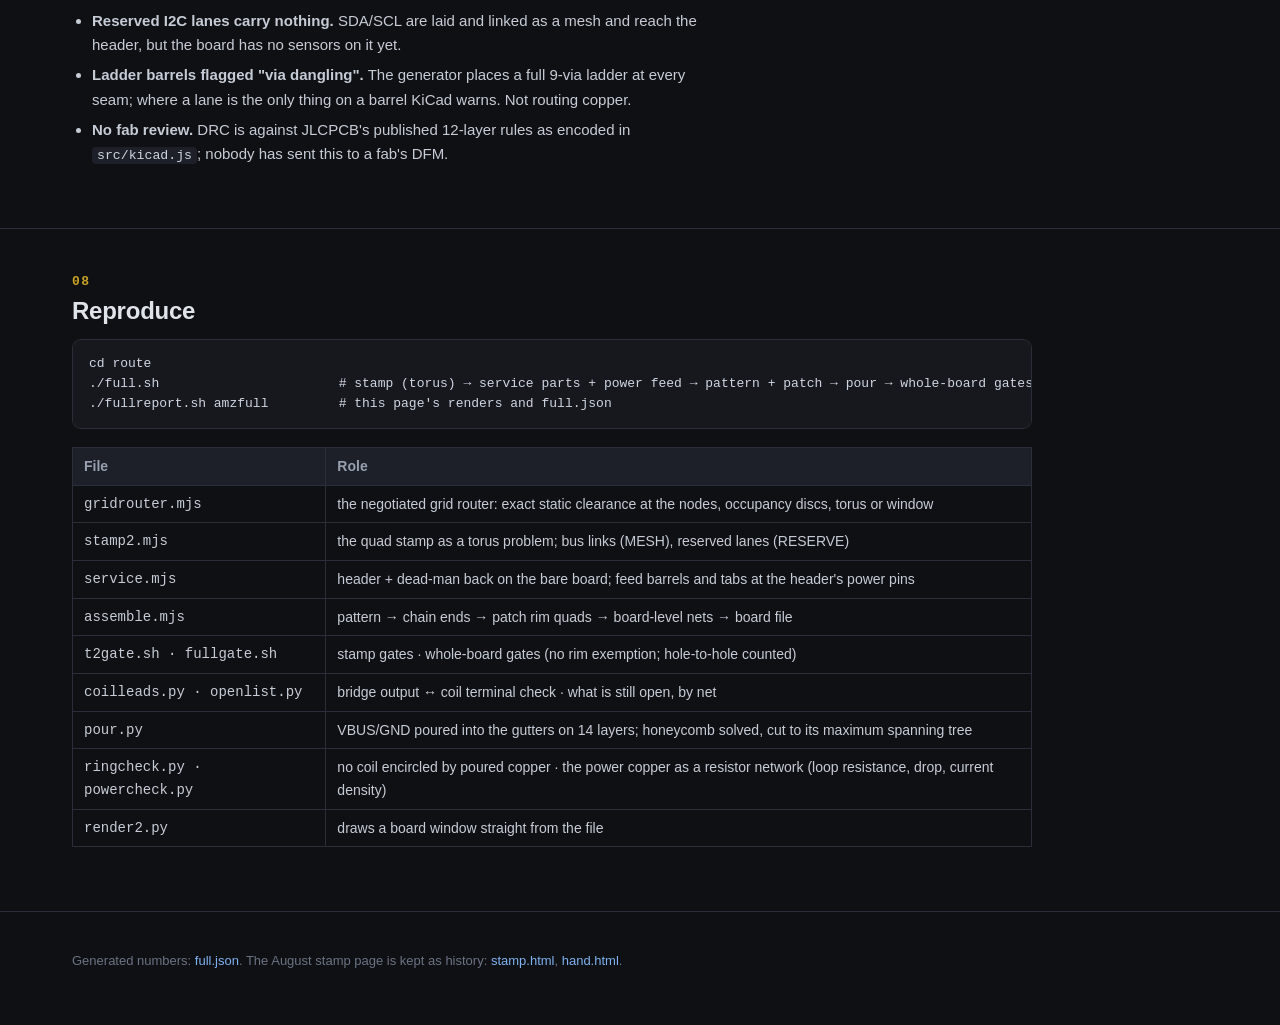
<file: route/report/index.html>
<!DOCTYPE html>
<html lang="en"><head>
<meta charset="utf-8">
<meta name="viewport" content="width=device-width,initial-scale=1">
<title>amzhex — the whole board, routed</title>
<style>
:root{
  --bg:#0f1014; --bg2:#16181e; --bg3:#1d2028; --line:#2a2e38;
  --ink:#dfe3ea; --ink2:#98a0af; --ink3:#6b7383;
  --ok:#5fbf7a; --warn:#e0a955; --bad:#e0574f; --acc:#c9a227;
}
*{box-sizing:border-box}
html{scroll-behavior:smooth; scroll-padding-top:64px}
body{margin:0;background:var(--bg);color:var(--ink);
  font:15px/1.62 -apple-system,"Segoe UI",Inter,Roboto,sans-serif;-webkit-font-smoothing:antialiased}
code,.mono{font-family:ui-monospace,"SF Mono",Menlo,Consolas,monospace}
code{background:var(--bg3);padding:1px 5px;border-radius:4px;font-size:.88em;color:#cfd6e2}
a{color:#7fb2f0;text-decoration:none} a:hover{text-decoration:underline}
h1,h2,h3{line-height:1.25;margin:0}
.wrap{max-width:1180px;margin:0 auto;padding:0 22px}
nav{position:sticky;top:0;z-index:40;background:rgba(15,16,20,.93);backdrop-filter:blur(10px);border-bottom:1px solid var(--line)}
nav .wrap{display:flex;align-items:center;gap:6px;height:52px;overflow-x:auto}
nav b{font-size:13px;letter-spacing:.06em;text-transform:uppercase;color:var(--acc);margin-right:14px;white-space:nowrap}
nav a{font-size:13px;color:var(--ink2);padding:5px 9px;border-radius:6px;white-space:nowrap}
nav a:hover{background:var(--bg3);color:var(--ink);text-decoration:none}
header{padding:52px 0 28px;border-bottom:1px solid var(--line)}
header h1{font-size:clamp(26px,4vw,40px);letter-spacing:-.02em}
header .sub{color:var(--ink2);font-size:17px;margin-top:10px;max-width:74ch}
.tags{display:flex;flex-wrap:wrap;gap:7px;margin-top:18px}
.tag{font-size:12px;padding:3px 10px;border-radius:20px;background:var(--bg3);color:var(--ink2);border:1px solid var(--line)}
.tag.ok{color:var(--ok);border-color:#2c4a35} .tag.warn{color:var(--warn);border-color:#4a3d22} .tag.bad{color:var(--bad);border-color:#4a2422}
section{padding:46px 0;border-bottom:1px solid var(--line)}
section>.wrap>h2{font-size:24px;letter-spacing:-.01em}
section>.wrap>h2::before{content:attr(data-n);color:var(--acc);font:600 13px/1 ui-monospace,monospace;display:block;margin-bottom:8px;letter-spacing:.12em}
h3{font-size:16px;margin:30px 0 10px;color:var(--ink)}
p{margin:12px 0;max-width:78ch;color:#c6ccd6}
p.lead{font-size:16.5px;color:var(--ink)}
ul{max-width:78ch;color:#c6ccd6;padding-left:20px} li{margin:6px 0}
figure{margin:22px 0}
figure img{display:block;width:100%;height:auto;border-radius:9px;background:#fff;border:1px solid var(--line)}
figcaption{color:var(--ink3);font-size:13px;margin-top:9px;max-width:82ch}
table{border-collapse:collapse;margin:18px 0;font-size:14px;width:100%;max-width:960px}
th,td{border:1px solid var(--line);padding:7px 11px;text-align:left;vertical-align:top}
th{background:var(--bg3);color:var(--ink2);font-weight:600} td{color:#c6ccd6}
pre{background:var(--bg2);border:1px solid var(--line);border-radius:9px;padding:14px 16px;overflow-x:auto;font-size:13px;line-height:1.55;color:#cfd6e2;max-width:960px}
.good{color:var(--ok)} .risk{color:var(--warn)} .dead{color:var(--bad)}
.grid{display:inline-grid;grid-template-columns:auto repeat(6,58px);gap:3px;font:12px ui-monospace,monospace;margin:10px 26px 10px 0;vertical-align:top}
.grid div{padding:6px 4px;text-align:center;border-radius:4px;background:var(--bg3)}
.grid .h{background:none;color:var(--ink3)}
.grid .full{background:#1f3a29;color:#9be0b0} .grid .part{background:#3d3320;color:#e7c78a}
.two{display:grid;grid-template-columns:1fr 1fr;gap:18px} @media(max-width:860px){.two{grid-template-columns:1fr}}
footer{padding:38px 0 60px;color:var(--ink3);font-size:13px}
</style></head><body>

<nav><div class="wrap"><b>amzhex · full board</b>
  <a href="../../" style="color:var(--acc)">&#8598; Simulator</a>
  <a href="#verdict">Verdict</a><a href="#bug">The patterning bug</a><a href="#method">Hybrid method</a>
  <a href="#rim">Rim</a><a href="#chain">Chain &amp; header</a><a href="#power">Power</a><a href="#open">Not done</a><a href="#repro">Reproduce</a>
  <a href="stamp.html">Stamp page (Aug) &#8599;</a>
</div></nav>

<header><div class="wrap">
  <h1>The whole 168-coil board, routed</h1>
  <p class="sub">The 12 &times; 14 hex coil board with a driver per coil: every register, bridge, coil lead,
  bus, the shift chain end to end and the power rails, on the real 14-layer board. Tiled where the board really is
  periodic, routed in place where it is not.</p>
  <div class="tags" id="tags"><span class="tag">loading full.json…</span></div>
</div></header>

<section id="verdict"><div class="wrap">
  <h2 data-n="01">Verdict, measured on the board file</h2>
  <p class="lead">Every number on this page is read back from <code id="bname">the board</code> by
  <code>fullreport.sh</code> — KiCad's own DRC, pcbnew's own connectivity, and two checkers for the
  shorts no DRC can see. Nothing here is typed in.</p>
  <table id="gates"><tr><th>Gate</th><th>Result</th><th>What it proves</th></tr></table>
  <figure><img src="full2-board.png" alt="whole board, electronics layers">
  <figcaption>The whole board, B.Cu (blue) and In12 (red) only; the twelve winding layers are not drawn.
  Black rings are the bus ladders and routing vias, grey rings are the coils' own crossover vias.</figcaption></figure>
</div></section>

<section id="bug"><div class="wrap">
  <h2 data-n="02">Why the old stamp did not pattern</h2>
  <p class="lead">The August stamp was cloned onto all 42 quads and the clone was called clean. It was
  clean only inside a 6&nbsp;mm frame the gate was told to ignore.</p>
  <p>Measured with pcbnew, quad by quad: only the <b>20 interior quads</b> take the stamp whole. Every one of the
  22 rim quads breaks, for three different reasons:</p>
  <ul>
    <li><b>South band</b> — stamp copper that leaves its own quad (it borrows the neighbour's gutter) was cut off at the outline, leaving stubs.</li>
    <li><b>North band and east column</b> — the generator rotates and nudges the rim cells' bridge and decoupling cap to keep their pads off the cut. The stamp's copper then lands where the pads are not.</li>
    <li><b>West and east columns</b> — there is no bus ladder at the board edge, so the register's drops to the west seam go nowhere.</li>
  </ul>
  <p>The stamp itself was also six nets short (18 of 24). Those six had been "proven" unroutable, but every
  proof froze the other eighteen nets' copper in the order it was laid.</p>
  <div id="grids"></div>
  <p class="mono" style="color:var(--ink3);font-size:12.5px">rows = band 6 (north) … 0 (south), columns = quad position west … east</p>
</div></section>

<section id="method"><div class="wrap">
  <h2 data-n="03">The hybrid: tile what tiles, route the rest in place</h2>
  <h3>1 · The stamp is routed on a torus</h3>
  <p>One lattice period of the bare board (16.93 &times; 14.66&nbsp;mm) is wrapped onto a torus and all of the quad's
  nets are negotiated <i>at once</i> on all 14 copper layers, on a 0.025&nbsp;mm grid
  (<code>gridrouter.mjs</code>, PathFinder-style rip-up and re-route). A net's copper and every periodic image of
  every other net are the same grid cells, so "does it tile" is not a check afterwards — it is the shape of the
  search space. All 24 nets route, including the six "dead" ones.</p>
  <p>Two things are added to the stamp so the board needs no margin spines: each bus net's two lane rows are
  linked north–south inside the stamp (16 links, riding the winding-layer gutters from ladder barrel to ladder
  barrel), and two straight east–west lines of In12 are <b>reserved</b> — kept empty — for the shift chain's returns.</p>
  <figure><img src="full2-stamp.png" alt="the stamp">
  <figcaption>The centre quad on the finished board, every layer. Red horizontals are the fixed In12 bus lanes;
  the coloured verticals in the seams are the north–south bus links on winding layers.</figcaption></figure>
  <h3>2 · Pattern, but only what is legal and anchored there</h3>
  <p><code>assemble.mjs</code> works on one board-wide grid that the stamp's grid is a period of. A stamp path is
  laid on a quad only if every node of it is legal against that quad's <i>real</i> copper and outline, and both of
  its ends sit on copper that stays. A path that fails is dropped whole, with everything that hung off it —
  never trimmed into a stub.</p>
  <h3>3 · Patch each rim quad in a window of the real board</h3>
  <p>Each quad is then asked what its pins still need — register&nbsp;→ bridge, bridge&nbsp;→ coil terminal,
  pad&nbsp;→ bus, lane row&nbsp;→ lane row — and exactly that is negotiated in a window around it, against
  everything already laid. If a quad will not settle, its own patterned paths are ripped up and the whole quad is
  routed from scratch, together with whatever that opens in finished neighbours.</p>
</div></section>

<section id="rim"><div class="wrap">
  <h2 data-n="04">The rim</h2>
  <div class="two">
  <figure><img src="full2-nw.png" alt="north-west corner">
  <figcaption>North-west corner: no west ladder and nudged north cells at once. The hardest quad — routed from scratch.</figcaption></figure>
  <figure><img src="full2-sw.png" alt="south-west corner">
  <figcaption>South-west corner, where the chain starts: DATA_0 arrives on its reserved lane from the header.</figcaption></figure>
  </div>
</div></section>

<section id="chain"><div class="wrap">
  <h2 data-n="05">Shift chain, header and dead-man</h2>
  <p>The 42 registers chain west → east in every band, so each band's last register has to reach the next
  band's first: 95&nbsp;mm back across the board. Through finished stamps there is no such path on any layer
  (measured: the router returns "no path"). The stamp therefore reserves two clean In12 lines in the gap between
  bands; the assembler lays copper on them only where a return runs — one lane per gap for the band-to-band return,
  and the second lane of the gaps either side of the header for the chain's two ends (DATA_0 out to the first
  register, DATA_42 back from the last). DATA_42's trunk comes down the east edge from the north-east corner onto
  its lane before the rim is patched; the last hop from each lane to its pin is negotiated with the rest of that quad.</p>
  <p>The 2 &times; 5 header and the /OE dead-man (two resistors, a capacitor, a FET) are put back on the bare board
  <i>before</i> routing. The board is dense: only four spots hold the header's pads at ≥ 0.2&nbsp;mm from every
  barrel, and each was route-tested: one walls a bridge pad in, the interior one leaves the header's DATA pins no
  path to their lanes, the east-rim one routes — after its quad is ripped up and routed from scratch.</p>
  <figure><img src="full2-header.png" alt="header region">
  <figcaption>East edge, bands 0–1: the header (the 2 &times; 5 pad block) and the dead-man parts among rim cells whose
  bridges were rotated by the generator.</figcaption></figure>
  <table id="nets"><tr><th>Board-level net</th><th>Result</th></tr></table>
</div></section>

<section id="power"><div class="wrap">
  <h2 data-n="06">Power: rails in the gutters</h2>
  <p class="lead">As first routed, every bus lane on this board was a 0.1&nbsp;mm track, VBUS and GND included, and the
  header's GND pin reached the mesh through 6&nbsp;mm of that track and another bridge's pad. Connected, not adequate.
  No wider lane fits — but the <b>gutter</b> does: 1.7&nbsp;mm between neighbouring windings on all twelve winding
  layers, holding nothing but barrels.</p>
  <table id="pwr"><tr><th>Solved on the board file (<code>powercheck.py</code>)</th><th>Tracks only (before)</th><th>As built</th></tr></table>
  <p><code>powercheck.py</code> turns every VBUS and GND track, barrel, pad and pour cell into a resistor network
  (1&nbsp;oz copper, 20&nbsp;&micro;m barrel plating), feeds it at the header's two power pins and loads all 168 bridges.
  <i>Hover</i> is the simulator's worst-case hover power on the 9&nbsp;V bus, 0.62&nbsp;A; the 3&nbsp;A case is more than a
  1.27&nbsp;mm header pin is rated to carry.</p>
  <h3>1 · Pour the two rails into the gutters, on all fourteen layers</h3>
  <p><code>pour.py</code> pours GND on seven layers and VBUS on the other seven, alternating, so the two rails lie on
  top of each other. KiCad's own zone filler does it, against the board's own rule files, at 0.12&nbsp;mm from foreign
  copper (the fab minimum is 0.09). The tracks stay; the pour is copper in parallel. Every power barrel standing in a
  gutter ties its net's layers together. Nothing is poured over a coil face.</p>
  <figure><img src="power-rails.png" alt="rails on one winding layer">
  <figcaption>The centre of the board on In9, a VBUS layer: the windings (grey), the pour in the gutters (orange), the
  slits that cut it into a tree, and barrels. Blue pads are on the far side.</figcaption></figure>
  <h3>2 · Cut it into a tree, so no coil is encircled</h3>
  <p>A poured honeycomb is a closed copper ring round every coil on every layer: a shorted turn coupled to a 144-turn
  winding that is switched at PWM frequency. Estimated from the geometry (ring ≈ 3&nbsp;m&Omega; and 16&nbsp;nH per net,
  coupling ≈ 0.3), the rings would turn roughly 0.2 to 2&nbsp;W of PWM ripple into heat at hover, depending on the PWM
  frequency — against 5.6&nbsp;W of hover power, and against the few <i>milli</i>watts the whole rail network dissipates.
  So the pour is cut. It is first poured whole and solved, the current through each of the <span id="nflats">555</span>
  gutter flats is read off, and the rails are the <b>maximum spanning tree</b> of that — the arteries the honeycomb was
  already using. Every flat outside the tree gets one 0.2&nbsp;mm slit: one per coil, the fewest that leaves no ring.
  Which flats conduct is decided by the routed board (bus ladders, crossover farms, links riding winding layers), so
  it is measured, not assumed. The slits are rule areas in the board file, so a refill in KiCad reproduces the tree.</p>
  <p><code>ringcheck.py</code> is the gate: all poured copper, every layer and both nets, projected onto one plane;
  the copper-free plane flooded in from outside the board; every coil's winding must be reached.
  <span class="mono" id="ringline"></span></p>
  <div class="two">
  <figure><img src="power-before.VBUS.png" alt="VBUS drop before">
  <figcaption>VBUS drop at hover, tracks only. Every dot is a node of the network; blue is the header's potential,
  red is <span class="mapmv">130</span>&nbsp;mV below it.</figcaption></figure>
  <figure><img src="power-after.VBUS.png" alt="VBUS drop as built">
  <figcaption>VBUS as built, same colour scale. The shape is the tree.</figcaption></figure>
  <figure><img src="power-before.GND.png" alt="GND drop before">
  <figcaption>GND, tracks only.</figcaption></figure>
  <figure><img src="power-after.GND.png" alt="GND drop as built">
  <figcaption>GND as built.</figcaption></figure>
  </div>
  <h3>3 · Feeding it: the open item</h3>
  <p>The header's pads sit over a coil face, so the only way into the board is a barrel in the nearest gutter. The
  router gave the VBUS pin two barrels 0.1&nbsp;mm away — a B.Cu pour of its own now joins pin and barrels with all the
  copper that fits — and gave the GND pin one barrel 6&nbsp;mm away, through a 0.1&nbsp;mm track and another bridge's
  pad. That track is still GND's whole feed: 177&nbsp;A/mm² at hover, the one red line in the table.</p>
  <p><code>service.mjs</code> can place each power pin's own barrels and 0.5&nbsp;mm copper tabs <i>before</i> routing,
  at the nearest sites legal through all fourteen layers (<code>FEED_VIAS</code>). Electrically that is the fix —
  every trial measured 12–20&nbsp;mV at hover and a loop under 150&nbsp;mΩ — but the header quad does not survive it:
  six full route tests (two barrels per pin, one, one on GND only, at either site, and with GND moved to the pin facing
  VBUS so both feed from the gutter south of the header) left 2 to 9 connections open every time. A barrel in the seam
  west of the header takes one of the crossing slots between ladder barrels that the register's PWM tracks need, and
  the quad was already at the edge. So the barrels are off by default, and the feed wants a different header spot or
  pinout — a design decision.</p>
  <figure><img src="power-feed.png" alt="header feed">
  <figcaption>The header on B.Cu as built: the VBUS pin (JSPINE.1) on its pour and barrels; the GND pin (JSPINE.2) on
  its patch, which still leaves by one track.</figcaption></figure>
  <h3>What limits it now</h3>
  <ul>
    <li><b>The connector.</b> One 1.27&nbsp;mm header pin per rail. Pins of that pitch are typically rated around 1&nbsp;A
    (check the part); hover is 0.62&nbsp;A. Lifting at the 0.9&nbsp;A/coil ceiling is about 8&nbsp;A on the bus, which
    this header cannot carry whatever the board does.</li>
    <li><b>Loops through thin tracks remain.</b> The 0.1&nbsp;mm lanes still join neighbouring rails, so there are closed
    loops round coils — through tens of milliohms of track, as there were before the pour. Estimated at a few
    milliwatts each; not gated.</li>
    <li><b>The shorted-turn figure is an estimate</b>, not a measurement: nothing here simulates the PWM field.</li>
  </ul>
</div></section>

<section id="open"><div class="wrap">
  <h2 data-n="07">What is not done</h2>
  <ul>
    <li class="risk"><b>GND's feed is one 0.1&nbsp;mm track</b> from the header pin to the first barrel — good for about
    hover (0.62&nbsp;A, ~20&nbsp;K rise), not for more, and about what the 1.27&nbsp;mm header pin is rated for anyway.
    Pre-placed feed barrels fix it electrically but break the header quad's routing (§06). The rails themselves are
    done: 178&nbsp;mΩ worst loop, 29&nbsp;mV at hover, no coil encircled.</li>
    <li><b>Reserved I2C lanes carry nothing.</b> SDA/SCL are laid and linked as a mesh and reach the header, but the board
    has no sensors on it yet.</li>
    <li><b>Ladder barrels flagged "via dangling".</b> The generator places a full 9-via ladder at every seam; where a
    lane is the only thing on a barrel KiCad warns. Not routing copper.</li>
    <li><b>No fab review.</b> DRC is against JLCPCB's published 12-layer rules as encoded in <code>src/kicad.js</code>; nobody has
    sent this to a fab's DFM.</li>
  </ul>
</div></section>

<section id="repro"><div class="wrap">
  <h2 data-n="08">Reproduce</h2>
<pre>cd route
./full.sh                       # stamp (torus) → service parts + power feed → pattern + patch → pour → whole-board gates
./fullreport.sh amzfull         # this page's renders and full.json</pre>
  <table>
    <tr><th>File</th><th>Role</th></tr>
    <tr><td class="mono">gridrouter.mjs</td><td>the negotiated grid router: exact static clearance at the nodes, occupancy discs, torus or window</td></tr>
    <tr><td class="mono">stamp2.mjs</td><td>the quad stamp as a torus problem; bus links (MESH), reserved lanes (RESERVE)</td></tr>
    <tr><td class="mono">service.mjs</td><td>header + dead-man back on the bare board; feed barrels and tabs at the header's power pins</td></tr>
    <tr><td class="mono">assemble.mjs</td><td>pattern → chain ends → patch rim quads → board-level nets → board file</td></tr>
    <tr><td class="mono">t2gate.sh · fullgate.sh</td><td>stamp gates · whole-board gates (no rim exemption; hole-to-hole counted)</td></tr>
    <tr><td class="mono">coilleads.py · openlist.py</td><td>bridge output ↔ coil terminal check · what is still open, by net</td></tr>
    <tr><td class="mono">pour.py</td><td>VBUS/GND poured into the gutters on 14 layers; honeycomb solved, cut to its maximum spanning tree</td></tr>
    <tr><td class="mono">ringcheck.py · powercheck.py</td><td>no coil encircled by poured copper · the power copper as a resistor network (loop resistance, drop, current density)</td></tr>
    <tr><td class="mono">render2.py</td><td>draws a board window straight from the file</td></tr>
  </table>
</div></section>

<footer><div class="wrap">Generated numbers: <a href="full.json">full.json</a>. The August stamp page is kept as
history: <a href="stamp.html">stamp.html</a>, <a href="hand.html">hand.html</a>.</div></footer>

<script>
fetch('full.json').then((r) => r.json()).then((d) => {
  const el = (id) => document.getElementById(id);
  const errs = Object.keys(d.drc_errors).length;
  el('bname').textContent = d.board;
  const tag = (cls, txt) => `<span class="tag ${cls}">${txt}</span>`;
  el('tags').innerHTML = [
    tag(errs ? 'bad' : 'ok', errs ? `DRC: ${JSON.stringify(d.drc_errors)}` : 'KiCad DRC: 0 errors, whole board'),
    tag(d.unconnected ? 'warn' : 'ok', `${d.unconnected} unconnected`),
    tag('ok', d.coil_leads.replace('coil leads: ', '').split(' (')[0]),
    tag('', `${d.routed_segments} routed segments · ${d.routed_vias} routing vias`),
    tag(d.power.limits && d.power.limits.failed.length ? 'bad' : 'ok', `supply loop ≤ ${d.power.loop_mohm.max} mΩ per bridge (was ${d.power_before.loop_mohm.max})`),
    tag(/no coil/.test(d.ringcheck) ? 'ok' : 'bad', /no coil/.test(d.ringcheck) ? 'no coil encircled by pour' : 'COIL ENCIRCLED'),
  ].join('');
  const row = (a, b, c) => `<tr><td>${a}</td><td>${b}</td><td>${c}</td></tr>`;
  el('gates').insertAdjacentHTML('beforeend', [
    row('KiCad DRC, whole board, no rim exemption', errs ? `<span class="dead">${JSON.stringify(d.drc_errors)}</span>` : '<span class="good">0 errors</span> (hole-to-hole counted as an error)', 'every clearance, edge, hole and short rule of the fab rule file, on all 14 layers'),
    row('pcbnew true ratsnest', d.unconnected ? `<span class="risk">${d.unconnected} unconnected</span>` : '<span class="good">0 unconnected</span>', 'every net of the netlist is one piece of copper'),
    row('coilcheck', `<span class="${d.coilcheck.startsWith('coilcheck OK') ? 'good' : 'dead'}">${d.coilcheck.split(';')[0]}</span>`, 'no routed copper touches a winding or a mid-winding via (same net — invisible to DRC)'),
    row('coil leads', d.coil_leads.includes('168/168') ? `<span class="good">${d.coil_leads.split(' (')[0].replace('coil leads: ', '')}</span>` : `<span class="dead">${d.coil_leads}</span>`, 'each bridge output reaches its own coil terminal and nothing else — no coil is bypassed'),
    row('stamp on its 8 periodic images (tilecheck)', `<span class="${d.tilecheck === 'TILES CLEAN' ? 'good' : 'risk'}">${d.tilecheck}</span>`, 'the stamp cannot collide with its own neighbours'),
  ].join(''));
  el('gates').insertAdjacentHTML('beforeend', [
    row('ringcheck', /no coil/.test(d.ringcheck) ? '<span class="good">no coil encircled</span>' : `<span class="dead">${d.ringcheck}</span>`, 'the poured power rails form no closed ring round any coil (a shorted turn)'),
    row('powercheck', d.power.limits.failed.length ? `<span class="dead">${d.power.limits.failed.join('; ')}</span>` : `<span class="good">loop ≤ ${d.power.loop_mohm.max} mΩ, hover J ≤ ${Math.max(d.power.VBUS.hover.worst_j_a_mm2, d.power.GND.hover.worst_j_a_mm2)} A/mm²</span>`, `limits: ${d.power.limits.loop_mohm} mΩ supply loop per bridge, ${d.power.limits.j_hover} A/mm² in any power conductor at hover (the windings' own hover density)`),
  ].join(''));
  {
    const P = d.power, Q = d.power_before, both = (f) => `<td>${f(Q)}</td><td>${f(P)}</td>`;
    const what = (h) => { const m = /'(track|zone|barrel)'(?:, '([^']+)')?/.exec(h.worst_j_what) || []; return m[1] === 'track' ? `a 0.1 mm track on ${m[2]}` : m[1] === 'zone' ? `pour on ${m[2]}` : 'a barrel'; };
    const worst = (p, k) => (p.VBUS[k].worst_j_a_mm2 >= p.GND[k].worst_j_a_mm2 ? p.VBUS[k] : p.GND[k]);
    el('pwr').insertAdjacentHTML('beforeend', [
      `<tr><td>Supply loop seen by a bridge, VBUS + GND path (min / median / max), in series with its 10 Ω coil</td>${both((p) => `${p.loop_mohm.min} / ${p.loop_mohm.median} / <b>${p.loop_mohm.max} mΩ</b>`)}</tr>`,
      `<tr><td>Rail lost at the worst bridge, hover (0.62 A, every bridge an equal share)</td>${both((p) => `<b>${(p.VBUS.hover.worst_drop_mv + p.GND.hover.worst_drop_mv).toFixed(0)} mV</b> of 9000`)}</tr>`,
      `<tr><td>Same at 3 A</td>${both((p) => `${(p.VBUS.peak.worst_drop_mv + p.GND.peak.worst_drop_mv).toFixed(0)} mV`)}</tr>`,
      `<tr><td>Hardest-worked conductor at hover (the windings run 70 A/mm² at hover)</td>${both((p) => { const h = worst(p, 'hover'); return `<b>${h.worst_j_a_mm2} A/mm²</b>: ${h.worst_j_amps} A in ${what(h)}`; })}</tr>`,
      `<tr><td>Same at 3 A</td>${both((p) => { const h = worst(p, 'peak'); return `${h.worst_j_a_mm2} A/mm²: ${h.worst_j_amps} A in ${what(h)}`; })}</tr>`,
      `<tr><td>Dissipated in the power copper at hover</td>${both((p) => `${((p.VBUS.hover.loss_w + p.GND.hover.loss_w) * 1000).toFixed(0)} mW`)}</tr>`,
      `<tr><td>Poured copper</td><td>none</td><td>${d.pour.area_mm2.VBUS} mm² VBUS + ${d.pour.area_mm2.GND} mm² GND on 7 layers each; ${d.pour.slits} slits over ${d.pour.flats} flats</td></tr>`,
    ].join(''));
    el('nflats').textContent = d.pour.flats;
    el('ringline').textContent = d.ringcheck;
    el('feedlist').innerHTML = d.feed_barrels.map((l) => `<li class="mono" style="font-size:13px">${l}</li>`).join('');
    document.querySelectorAll('.mapmv').forEach((e) => { e.textContent = P.VBUS.map_full_scale_mv || 130; });
  }
  const grid = (title, vals, cls) => {
    let h = `<div class="grid"><div class="h" style="grid-column:1/-1;text-align:left;color:var(--ink2)">${title}</div>`;
    for (let band = 6; band >= 0; band--) {
      h += `<div class="h">b${band}</div>`;
      for (let pos = 0; pos < 6; pos++) { const v = vals[band * 6 + pos]; h += `<div class="${cls(v)}">${v}</div>`; }
    }
    return h + '</div>';
  };
  el('grids').innerHTML =
    grid(`stamp paths that pattern legally (of ${d.stamp_paths})`, d.kept_grid, (v) => (v === d.stamp_paths ? 'full' : 'part')) +
    grid('connections left to route in place', d.need_grid, (v) => (v === 0 ? 'full' : 'part'));
  el('nets').insertAdjacentHTML('beforeend', d.board_nets.map((n) => `<tr><td class="mono">${n.net}</td><td>${n.ok ? '<span class="good">routed</span>' : '<span class="dead">open</span>'}</td></tr>`).join('')
    + `<tr><td>rim quads patched</td><td>${d.patched_ok} of ${d.patched_quads} complete (${d.patch_jobs} connections)</td></tr>`);
});
</script>
</body></html>
</file>
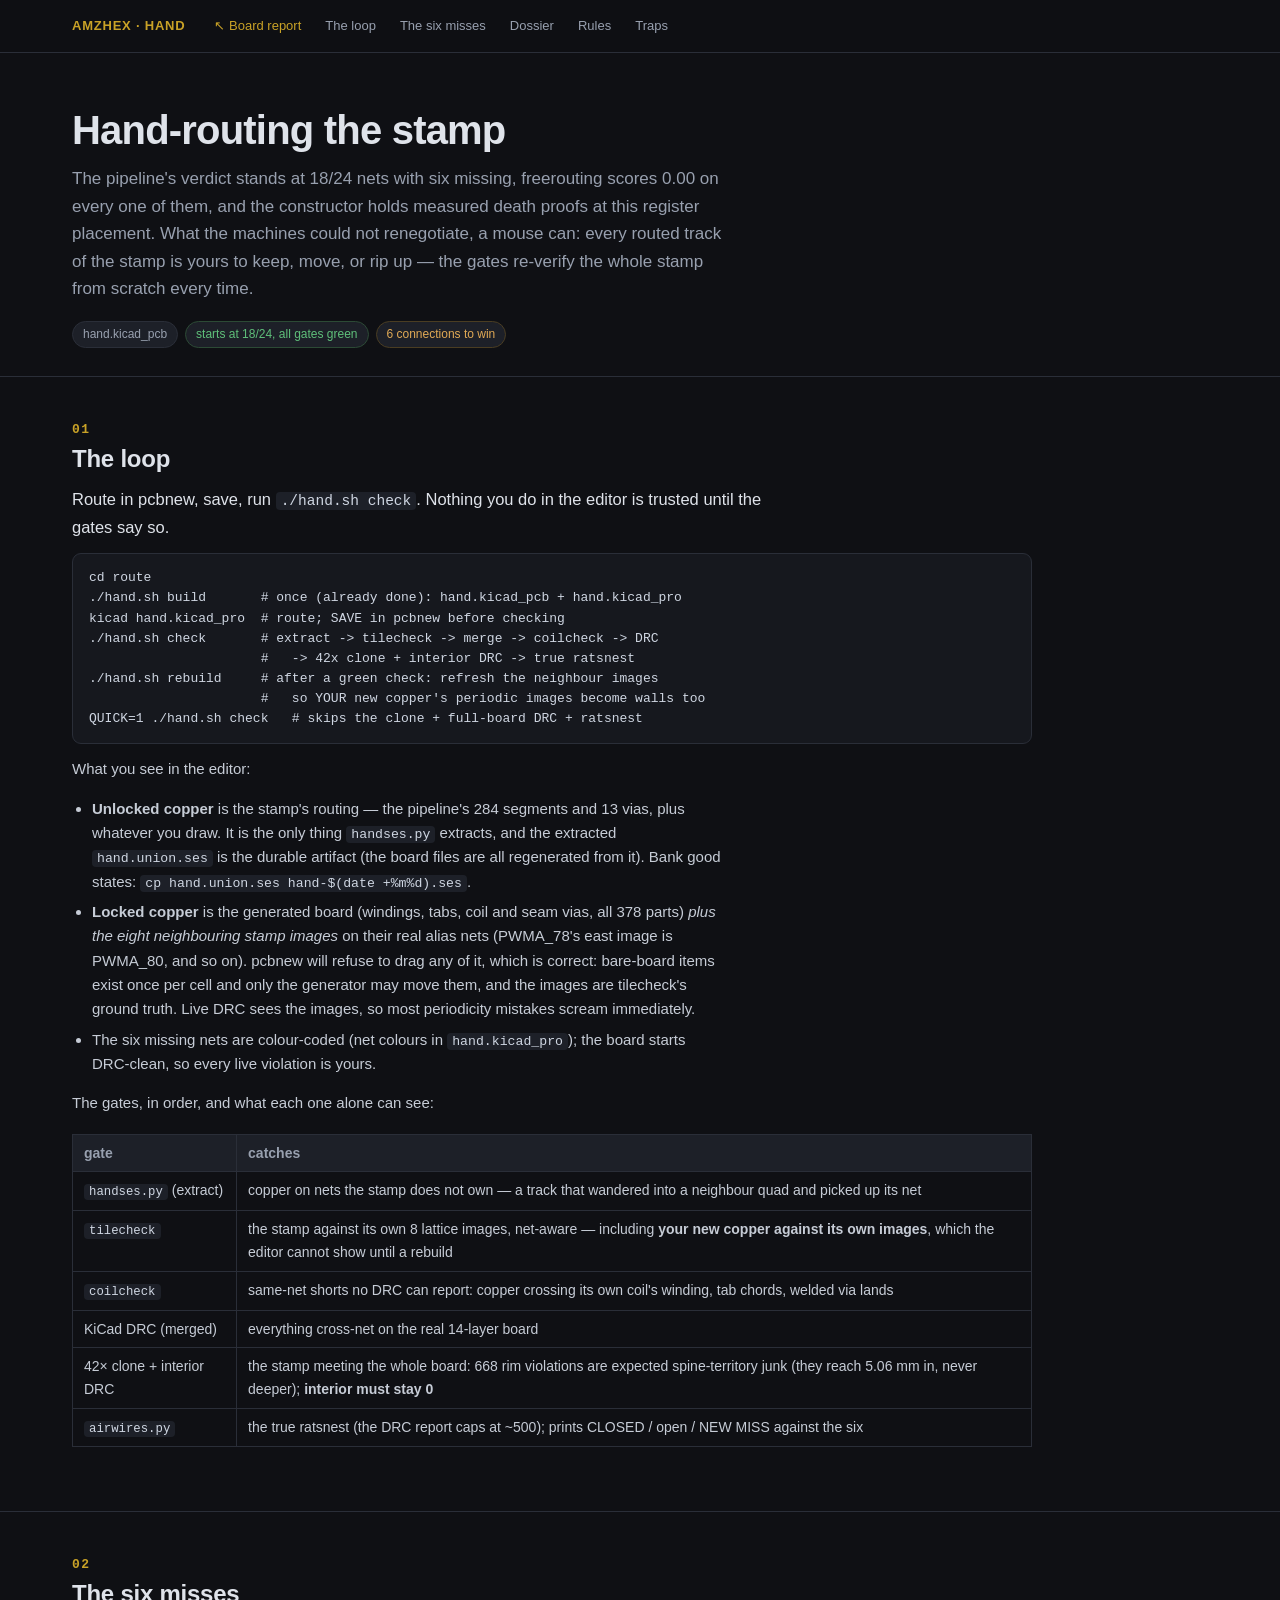
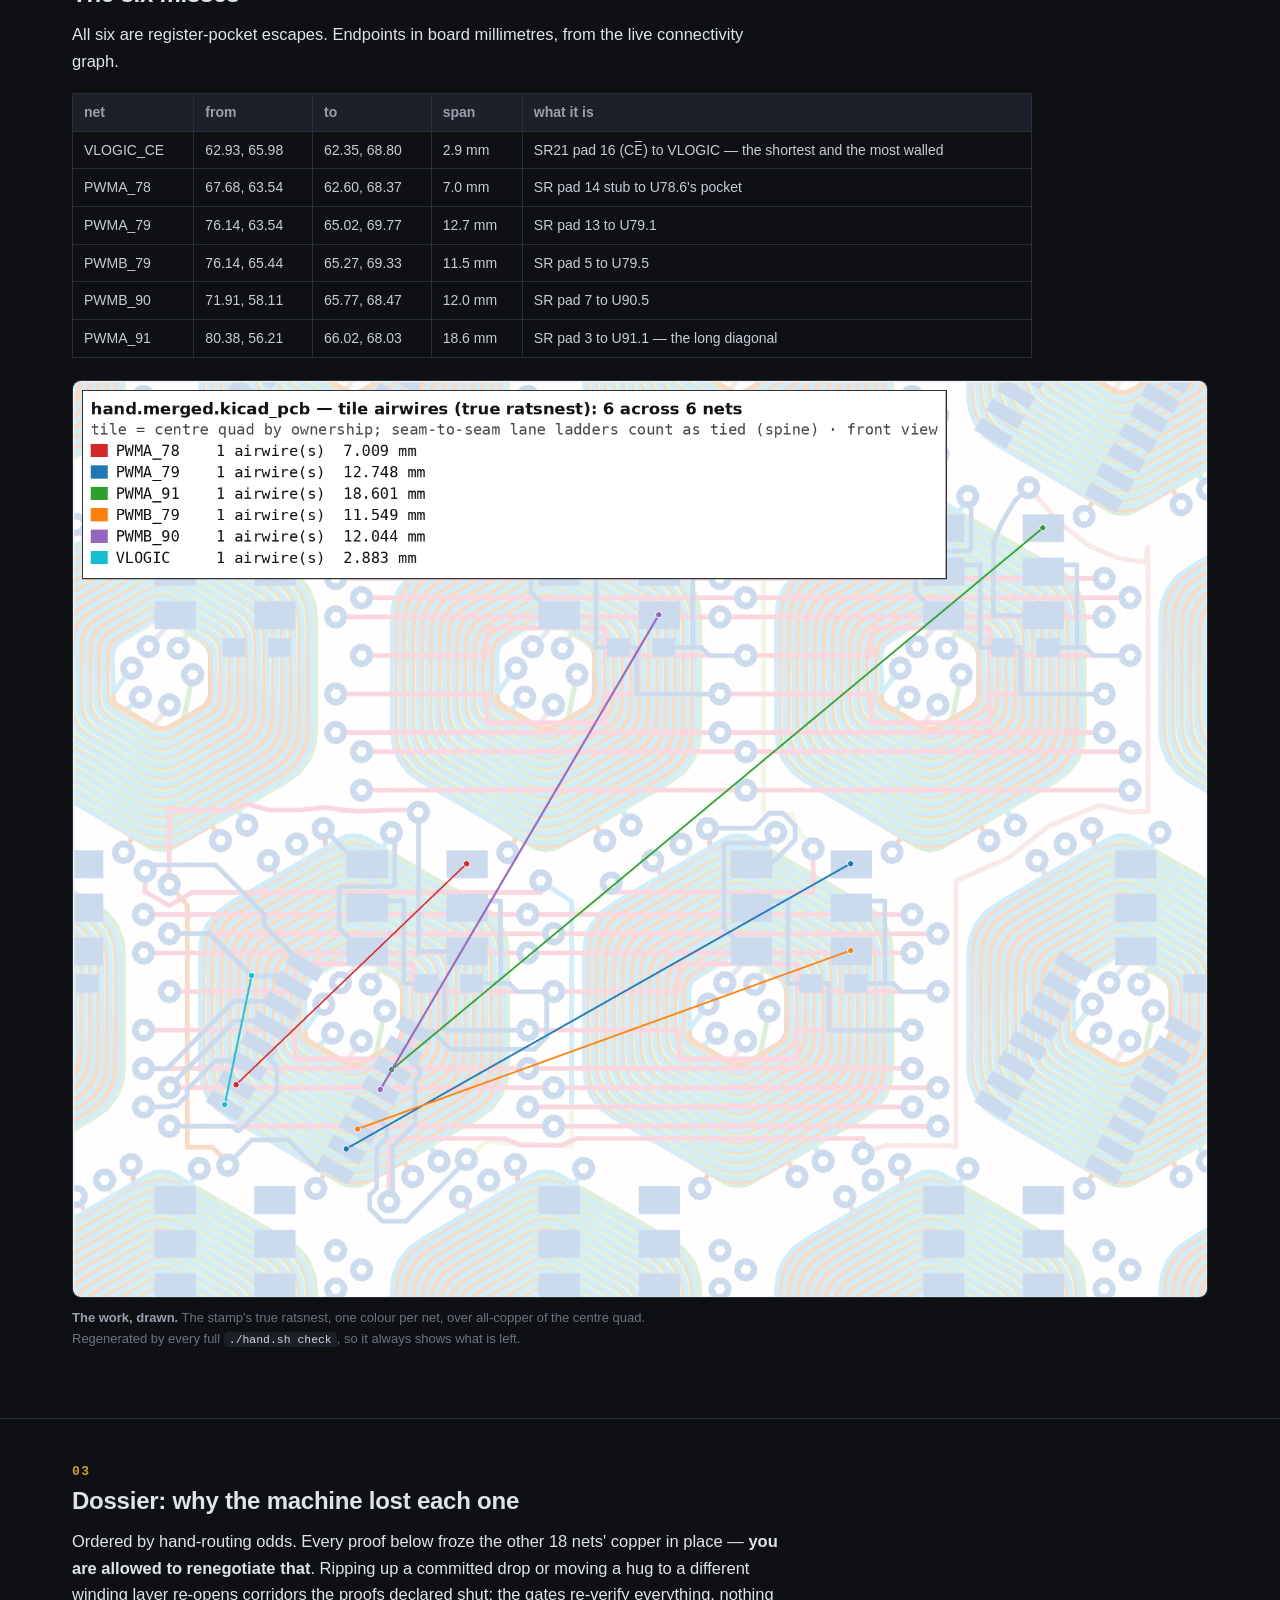
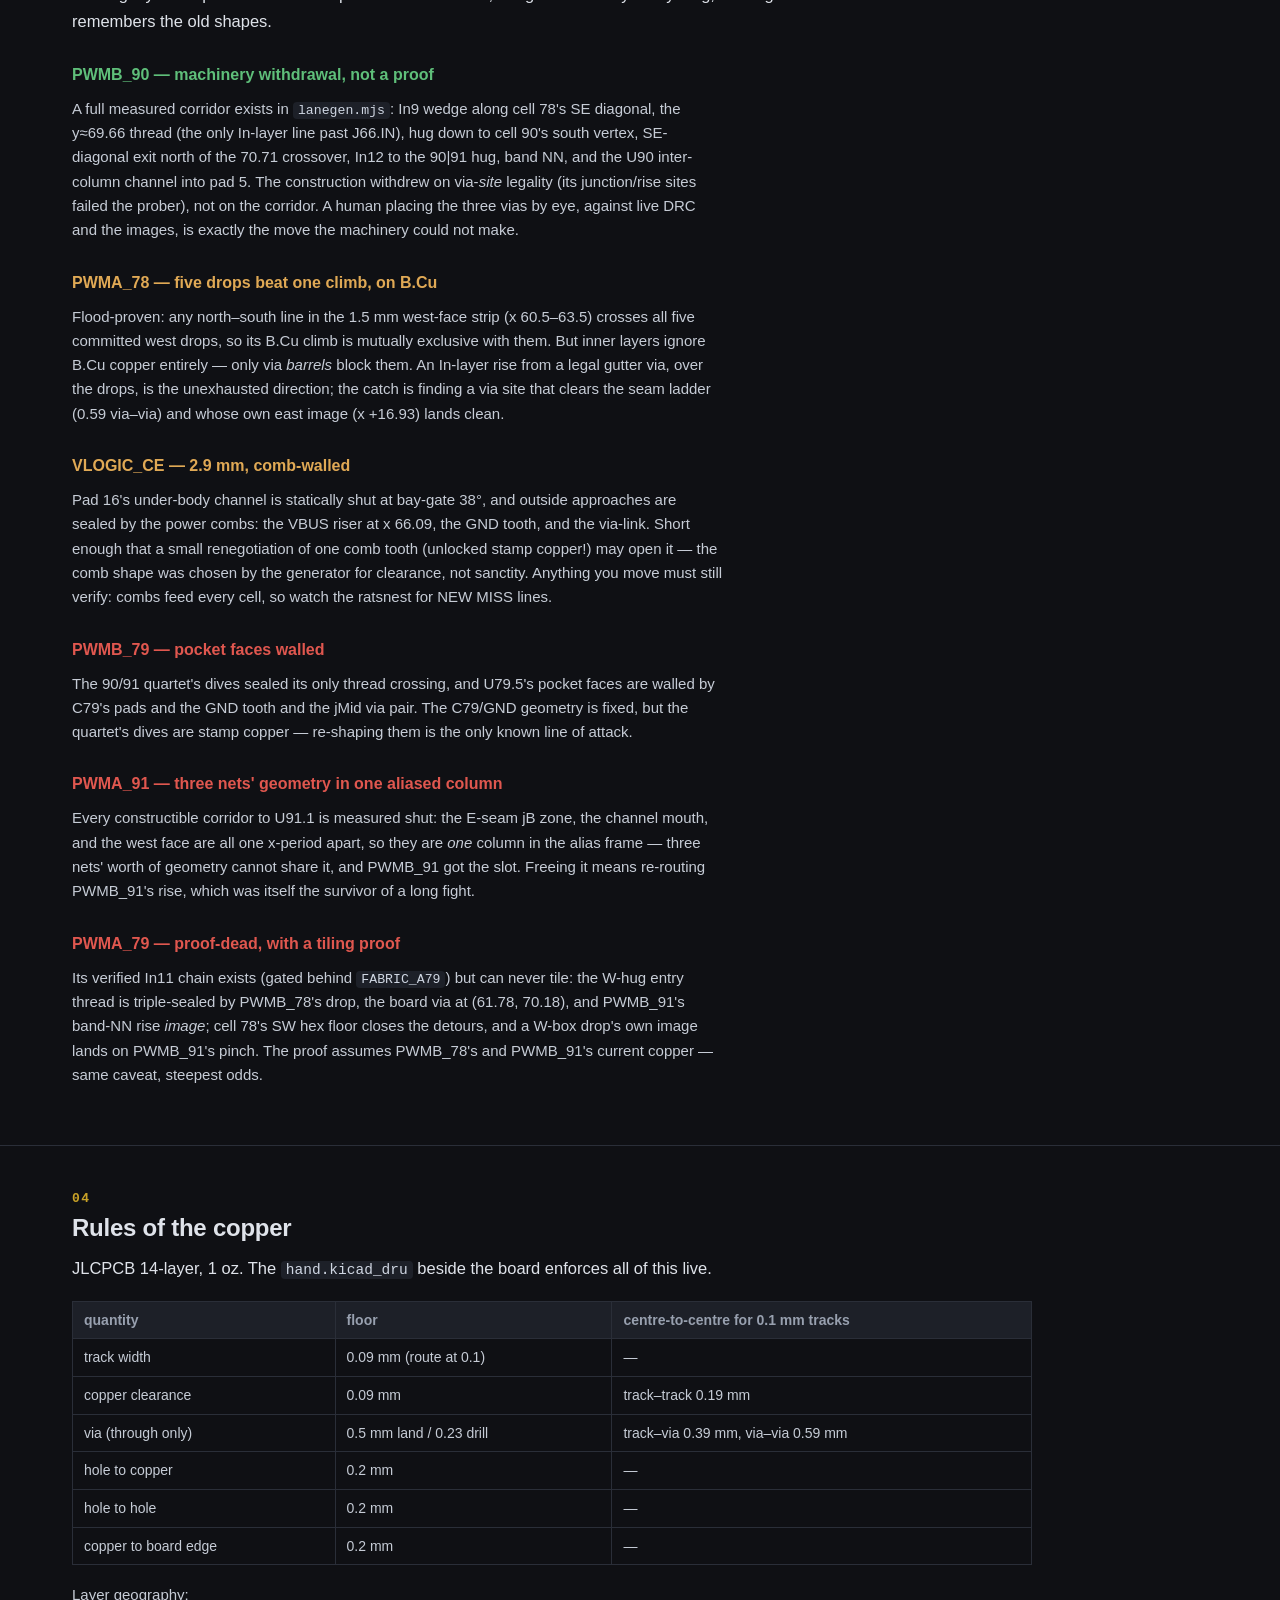
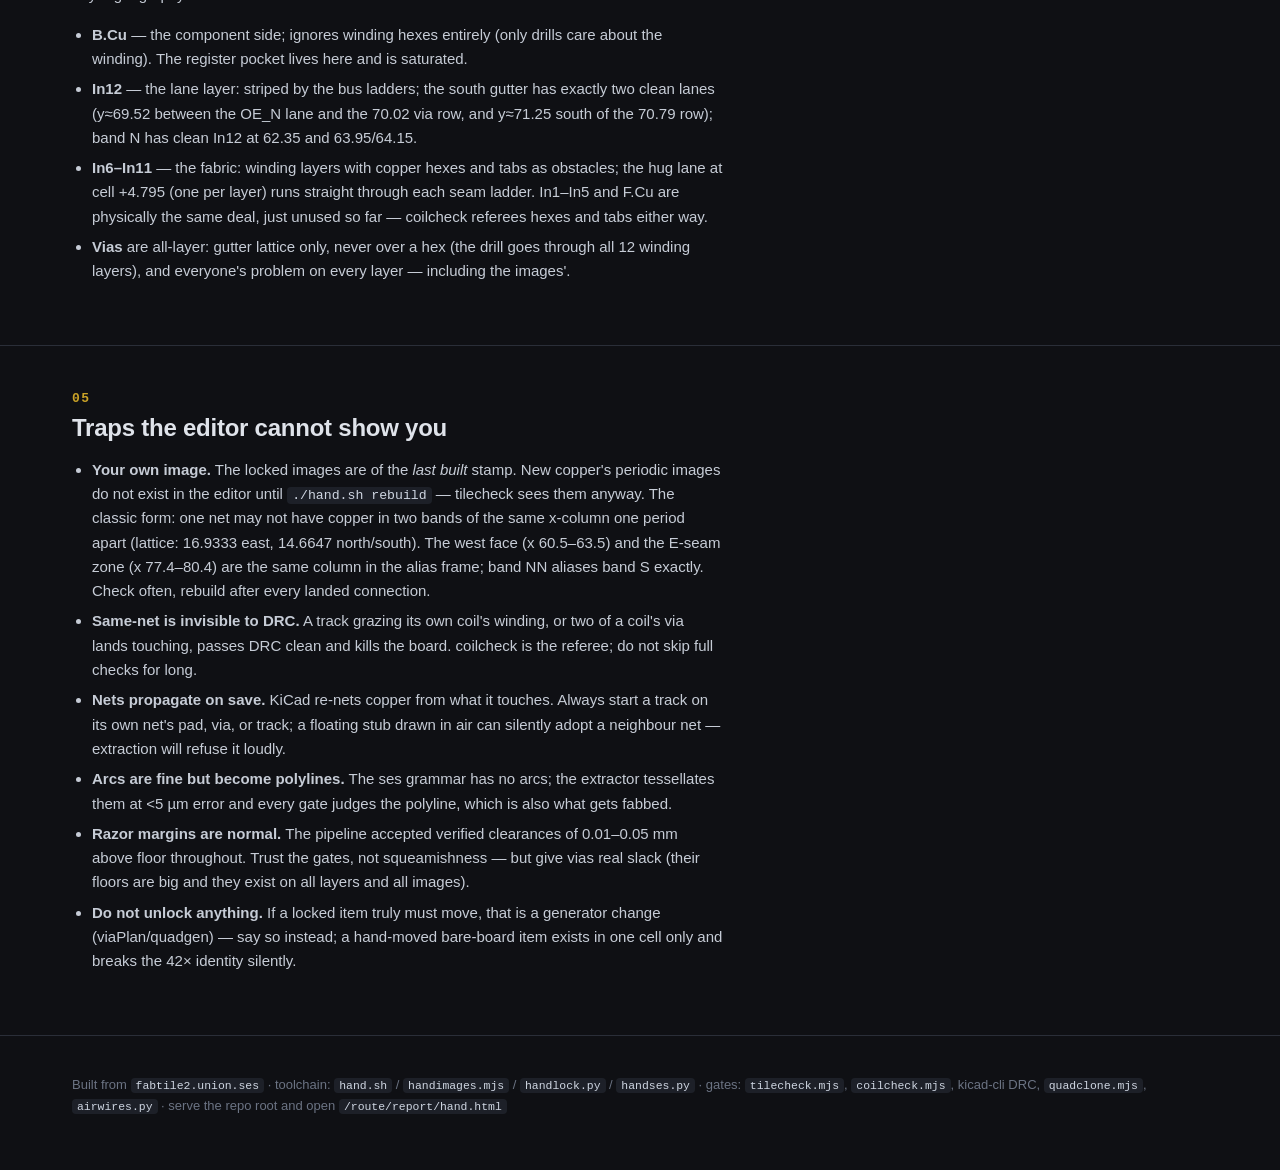
<file: route/report/hand.html>
<!DOCTYPE html>
<html lang="en"><head>
<meta charset="utf-8">
<meta name="viewport" content="width=device-width,initial-scale=1">
<title>amzhex — hand-routing the stamp</title>
<style>
:root{
  --bg:#0f1014; --bg2:#16181e; --bg3:#1d2028; --line:#2a2e38;
  --ink:#dfe3ea; --ink2:#98a0af; --ink3:#6b7383;
  --cu:#e0574f; --cu2:#5b8dd6; --ok:#5fbf7a; --warn:#e0a955; --bad:#e0574f;
  --acc:#c9a227;
}
*{box-sizing:border-box}
html{scroll-behavior:smooth; scroll-padding-top:64px}
body{margin:0;background:var(--bg);color:var(--ink);
  font:15px/1.62 -apple-system,"Segoe UI",Inter,Roboto,sans-serif;
  -webkit-font-smoothing:antialiased}
code,.mono{font-family:ui-monospace,"SF Mono",Menlo,Consolas,monospace}
code{background:var(--bg3);padding:1px 5px;border-radius:4px;font-size:.88em;color:#cfd6e2}
a{color:#7fb2f0;text-decoration:none} a:hover{text-decoration:underline}
h1,h2,h3{line-height:1.25;margin:0}
.wrap{max-width:1180px;margin:0 auto;padding:0 22px}
nav{position:sticky;top:0;z-index:40;background:rgba(15,16,20,.93);
  backdrop-filter:blur(10px);border-bottom:1px solid var(--line)}
nav .wrap{display:flex;align-items:center;gap:6px;height:52px;overflow-x:auto}
nav b{font-size:13px;letter-spacing:.06em;text-transform:uppercase;color:var(--acc);
  margin-right:14px;white-space:nowrap}
nav a{font-size:13px;color:var(--ink2);padding:5px 9px;border-radius:6px;white-space:nowrap}
nav a:hover{background:var(--bg3);color:var(--ink);text-decoration:none}
header{padding:52px 0 28px;border-bottom:1px solid var(--line)}
header h1{font-size:clamp(26px,4vw,40px);letter-spacing:-.02em}
header .sub{color:var(--ink2);font-size:17px;margin-top:10px;max-width:70ch}
.tags{display:flex;flex-wrap:wrap;gap:7px;margin-top:18px}
.tag{font-size:12px;padding:3px 10px;border-radius:20px;background:var(--bg3);
  color:var(--ink2);border:1px solid var(--line)}
.tag.ok{color:var(--ok);border-color:#2c4a35} .tag.warn{color:var(--warn);border-color:#4a3d22}
section{padding:46px 0;border-bottom:1px solid var(--line)}
section>.wrap>h2{font-size:24px;letter-spacing:-.01em}
section>.wrap>h2::before{content:attr(data-n);color:var(--acc);font:600 13px/1 ui-monospace,monospace;
  display:block;margin-bottom:8px;letter-spacing:.12em}
h3{font-size:16px;margin:30px 0 10px;color:var(--ink)}
p{margin:12px 0;max-width:78ch;color:#c6ccd6}
p.lead{font-size:16.5px;color:var(--ink)}
ul{max-width:78ch;color:#c6ccd6;padding-left:20px} li{margin:6px 0}
figure{margin:22px 0}
figure img{display:block;width:100%;height:auto;border-radius:9px;background:#fff;
  border:1px solid var(--line)}
figcaption{color:var(--ink3);font-size:13px;margin-top:9px;max-width:82ch}
figcaption b{color:var(--ink2);font-weight:600}
table{border-collapse:collapse;margin:18px 0;font-size:14px;width:100%;max-width:960px}
th,td{border:1px solid var(--line);padding:7px 11px;text-align:left;vertical-align:top}
th{background:var(--bg3);color:var(--ink2);font-weight:600}
td{color:#c6ccd6}
pre{background:var(--bg2);border:1px solid var(--line);border-radius:9px;
  padding:14px 16px;overflow-x:auto;font-size:13px;line-height:1.55;color:#cfd6e2;max-width:960px}
.good{color:var(--ok)} .risk{color:var(--warn)} .dead{color:var(--bad)}
footer{padding:38px 0 60px;color:var(--ink3);font-size:13px}
</style></head><body>

<nav><div class="wrap"><b>amzhex · hand</b>
  <a href="index.html" style="color:var(--acc)">&#8598; Board report</a>
  <a href="#loop">The loop</a><a href="#misses">The six misses</a><a href="#dossier">Dossier</a>
  <a href="#rules">Rules</a><a href="#traps">Traps</a>
</div></nav>

<header><div class="wrap">
  <h1>Hand-routing the stamp</h1>
  <p class="sub">The pipeline's verdict stands at 18/24 nets with six missing, freerouting
  scores 0.00 on every one of them, and the constructor holds measured death proofs at this
  register placement. What the machines could not renegotiate, a mouse can: every routed
  track of the stamp is yours to keep, move, or rip up — the gates re-verify the whole
  stamp from scratch every time.</p>
  <div class="tags">
    <span class="tag">hand.kicad_pcb</span>
    <span class="tag ok">starts at 18/24, all gates green</span>
    <span class="tag warn">6 connections to win</span>
  </div>
</div></header>

<section id="loop"><div class="wrap">
  <h2 data-n="01">The loop</h2>
  <p class="lead">Route in pcbnew, save, run <code>./hand.sh check</code>. Nothing you do in
  the editor is trusted until the gates say so.</p>
<pre>cd route
./hand.sh build       # once (already done): hand.kicad_pcb + hand.kicad_pro
kicad hand.kicad_pro  # route; SAVE in pcbnew before checking
./hand.sh check       # extract -> tilecheck -> merge -> coilcheck -> DRC
                      #   -> 42x clone + interior DRC -> true ratsnest
./hand.sh rebuild     # after a green check: refresh the neighbour images
                      #   so YOUR new copper's periodic images become walls too
QUICK=1 ./hand.sh check   # skips the clone + full-board DRC + ratsnest</pre>
  <p>What you see in the editor:</p>
  <ul>
    <li><b>Unlocked copper</b> is the stamp's routing — the pipeline's 284 segments and
      13 vias, plus whatever you draw. It is the only thing <code>handses.py</code>
      extracts, and the extracted <code>hand.union.ses</code> is the durable artifact
      (the board files are all regenerated from it). Bank good states:
      <code>cp hand.union.ses hand-$(date +%m%d).ses</code>.</li>
    <li><b>Locked copper</b> is the generated board (windings, tabs, coil and seam vias,
      all 378 parts) <i>plus the eight neighbouring stamp images</i> on their real alias
      nets (PWMA_78's east image is PWMA_80, and so on). pcbnew will refuse to drag any
      of it, which is correct: bare-board items exist once per cell and only the
      generator may move them, and the images are tilecheck's ground truth. Live DRC
      sees the images, so most periodicity mistakes scream immediately.</li>
    <li>The six missing nets are colour-coded (net colours in <code>hand.kicad_pro</code>);
      the board starts DRC-clean, so every live violation is yours.</li>
  </ul>
  <p>The gates, in order, and what each one alone can see:</p>
  <table>
    <tr><th>gate</th><th>catches</th></tr>
    <tr><td><code>handses.py</code> (extract)</td><td>copper on nets the stamp does not
      own — a track that wandered into a neighbour quad and picked up its net</td></tr>
    <tr><td><code>tilecheck</code></td><td>the stamp against its own 8 lattice images,
      net-aware — including <b>your new copper against its own images</b>, which the
      editor cannot show until a rebuild</td></tr>
    <tr><td><code>coilcheck</code></td><td>same-net shorts no DRC can report: copper
      crossing its own coil's winding, tab chords, welded via lands</td></tr>
    <tr><td>KiCad DRC (merged)</td><td>everything cross-net on the real 14-layer board</td></tr>
    <tr><td>42&times; clone + interior DRC</td><td>the stamp meeting the whole board:
      668 rim violations are expected spine-territory junk (they reach 5.06&nbsp;mm in,
      never deeper); <b>interior must stay 0</b></td></tr>
    <tr><td><code>airwires.py</code></td><td>the true ratsnest (the DRC report caps at
      ~500); prints CLOSED / open / NEW&nbsp;MISS against the six</td></tr>
  </table>
</div></section>

<section id="misses"><div class="wrap">
  <h2 data-n="02">The six misses</h2>
  <p class="lead">All six are register-pocket escapes. Endpoints in board millimetres,
  from the live connectivity graph.</p>
  <table>
    <tr><th>net</th><th>from</th><th>to</th><th>span</th><th>what it is</th></tr>
    <tr><td>VLOGIC_CE</td><td>62.93, 65.98</td><td>62.35, 68.80</td><td>2.9&nbsp;mm</td>
      <td>SR21 pad 16 (CE&#773;) to VLOGIC — the shortest and the most walled</td></tr>
    <tr><td>PWMA_78</td><td>67.68, 63.54</td><td>62.60, 68.37</td><td>7.0&nbsp;mm</td>
      <td>SR pad 14 stub to U78.6's pocket</td></tr>
    <tr><td>PWMA_79</td><td>76.14, 63.54</td><td>65.02, 69.77</td><td>12.7&nbsp;mm</td>
      <td>SR pad 13 to U79.1</td></tr>
    <tr><td>PWMB_79</td><td>76.14, 65.44</td><td>65.27, 69.33</td><td>11.5&nbsp;mm</td>
      <td>SR pad 5 to U79.5</td></tr>
    <tr><td>PWMB_90</td><td>71.91, 58.11</td><td>65.77, 68.47</td><td>12.0&nbsp;mm</td>
      <td>SR pad 7 to U90.5</td></tr>
    <tr><td>PWMA_91</td><td>80.38, 56.21</td><td>66.02, 68.03</td><td>18.6&nbsp;mm</td>
      <td>SR pad 3 to U91.1 — the long diagonal</td></tr>
  </table>
  <figure><img src="hand-airwires.png" alt="the six airwires over the stamp">
    <figcaption><b>The work, drawn.</b> The stamp's true ratsnest, one colour per net,
    over all-copper of the centre quad. Regenerated by every full
    <code>./hand.sh check</code>, so it always shows what is left.</figcaption></figure>
</div></section>

<section id="dossier"><div class="wrap">
  <h2 data-n="03">Dossier: why the machine lost each one</h2>
  <p class="lead">Ordered by hand-routing odds. Every proof below froze the other 18 nets'
  copper in place — <b>you are allowed to renegotiate that</b>. Ripping up a committed
  drop or moving a hug to a different winding layer re-opens corridors the proofs
  declared shut; the gates re-verify everything, nothing remembers the old shapes.</p>

  <h3 class="good">PWMB_90 — machinery withdrawal, not a proof</h3>
  <p>A full measured corridor exists in <code>lanegen.mjs</code>: In9 wedge along cell
  78's SE diagonal, the y≈69.66 thread (the only In-layer line past J66.IN), hug down to
  cell 90's south vertex, SE-diagonal exit north of the 70.71 crossover, In12 to the
  90|91 hug, band NN, and the U90 inter-column channel into pad 5. The construction
  withdrew on via-<i>site</i> legality (its junction/rise sites failed the prober), not
  on the corridor. A human placing the three vias by eye, against live DRC and the
  images, is exactly the move the machinery could not make.</p>

  <h3 class="risk">PWMA_78 — five drops beat one climb, on B.Cu</h3>
  <p>Flood-proven: any north–south line in the 1.5&nbsp;mm west-face strip (x
  60.5–63.5) crosses all five committed west drops, so its B.Cu climb is mutually
  exclusive with them. But inner layers ignore B.Cu copper entirely — only via
  <i>barrels</i> block them. An In-layer rise from a legal gutter via, over the drops,
  is the unexhausted direction; the catch is finding a via site that clears the seam
  ladder (0.59 via–via) and whose own east image (x&nbsp;+16.93) lands clean.</p>

  <h3 class="risk">VLOGIC_CE — 2.9 mm, comb-walled</h3>
  <p>Pad 16's under-body channel is statically shut at bay-gate 38°, and outside
  approaches are sealed by the power combs: the VBUS riser at x&nbsp;66.09, the GND
  tooth, and the via-link. Short enough that a small renegotiation of one comb tooth
  (unlocked stamp copper!) may open it — the comb shape was chosen by the generator for
  clearance, not sanctity. Anything you move must still verify: combs feed every cell,
  so watch the ratsnest for NEW MISS lines.</p>

  <h3 class="dead">PWMB_79 — pocket faces walled</h3>
  <p>The 90/91 quartet's dives sealed its only thread crossing, and U79.5's pocket faces
  are walled by C79's pads and the GND tooth and the jMid via pair. The C79/GND geometry
  is fixed, but the quartet's dives are stamp copper — re-shaping them is the only known
  line of attack.</p>

  <h3 class="dead">PWMA_91 — three nets' geometry in one aliased column</h3>
  <p>Every constructible corridor to U91.1 is measured shut: the E-seam jB zone, the
  channel mouth, and the west face are all one x-period apart, so they are <i>one</i>
  column in the alias frame — three nets' worth of geometry cannot share it, and
  PWMB_91 got the slot. Freeing it means re-routing PWMB_91's rise, which was itself
  the survivor of a long fight.</p>

  <h3 class="dead">PWMA_79 — proof-dead, with a tiling proof</h3>
  <p>Its verified In11 chain exists (gated behind <code>FABRIC_A79</code>) but can never
  tile: the W-hug entry thread is triple-sealed by PWMB_78's drop, the board via at
  (61.78,&nbsp;70.18), and PWMB_91's band-NN rise <i>image</i>; cell 78's SW hex floor
  closes the detours, and a W-box drop's own image lands on PWMB_91's pinch. The proof
  assumes PWMB_78's and PWMB_91's current copper — same caveat, steepest odds.</p>
</div></section>

<section id="rules"><div class="wrap">
  <h2 data-n="04">Rules of the copper</h2>
  <p class="lead">JLCPCB 14-layer, 1&nbsp;oz. The <code>hand.kicad_dru</code> beside the
  board enforces all of this live.</p>
  <table>
    <tr><th>quantity</th><th>floor</th><th>centre-to-centre for 0.1&nbsp;mm tracks</th></tr>
    <tr><td>track width</td><td>0.09&nbsp;mm (route at 0.1)</td><td>—</td></tr>
    <tr><td>copper clearance</td><td>0.09&nbsp;mm</td><td>track–track 0.19&nbsp;mm</td></tr>
    <tr><td>via (through only)</td><td>0.5&nbsp;mm land / 0.23 drill</td>
      <td>track–via 0.39&nbsp;mm, via–via 0.59&nbsp;mm</td></tr>
    <tr><td>hole to copper</td><td>0.2&nbsp;mm</td><td>—</td></tr>
    <tr><td>hole to hole</td><td>0.2&nbsp;mm</td><td>—</td></tr>
    <tr><td>copper to board edge</td><td>0.2&nbsp;mm</td><td>—</td></tr>
  </table>
  <p>Layer geography:</p>
  <ul>
    <li><b>B.Cu</b> — the component side; ignores winding hexes entirely (only drills
      care about the winding). The register pocket lives here and is saturated.</li>
    <li><b>In12</b> — the lane layer: striped by the bus ladders; the south gutter has
      exactly two clean lanes (y≈69.52 between the OE_N lane and the 70.02 via row, and
      y≈71.25 south of the 70.79 row); band N has clean In12 at 62.35 and
      63.95/64.15.</li>
    <li><b>In6–In11</b> — the fabric: winding layers with copper hexes and tabs as
      obstacles; the hug lane at cell&nbsp;+4.795 (one per layer) runs straight through
      each seam ladder. In1–In5 and F.Cu are physically the same deal, just unused so
      far — coilcheck referees hexes and tabs either way.</li>
    <li><b>Vias</b> are all-layer: gutter lattice only, never over a hex (the drill
      goes through all 12 winding layers), and everyone's problem on every layer —
      including the images'.</li>
  </ul>
</div></section>

<section id="traps"><div class="wrap">
  <h2 data-n="05">Traps the editor cannot show you</h2>
  <ul>
    <li><b>Your own image.</b> The locked images are of the <i>last built</i> stamp. New
      copper's periodic images do not exist in the editor until
      <code>./hand.sh rebuild</code> — tilecheck sees them anyway. The classic form:
      one net may not have copper in two bands of the same x-column one period apart
      (lattice: 16.9333&nbsp;east, 14.6647&nbsp;north/south). The west face
      (x&nbsp;60.5–63.5) and the E-seam zone (x&nbsp;77.4–80.4) are the same column in
      the alias frame; band&nbsp;NN aliases band&nbsp;S exactly. Check often, rebuild
      after every landed connection.</li>
    <li><b>Same-net is invisible to DRC.</b> A track grazing its own coil's winding, or
      two of a coil's via lands touching, passes DRC clean and kills the board.
      coilcheck is the referee; do not skip full checks for long.</li>
    <li><b>Nets propagate on save.</b> KiCad re-nets copper from what it touches. Always
      start a track on its own net's pad, via, or track; a floating stub drawn in air
      can silently adopt a neighbour net — extraction will refuse it loudly.</li>
    <li><b>Arcs are fine but become polylines.</b> The ses grammar has no arcs; the
      extractor tessellates them at &lt;5&nbsp;µm error and every gate judges the
      polyline, which is also what gets fabbed.</li>
    <li><b>Razor margins are normal.</b> The pipeline accepted verified clearances of
      0.01–0.05&nbsp;mm above floor throughout. Trust the gates, not squeamishness —
      but give vias real slack (their floors are big and they exist on all layers and
      all images).</li>
    <li><b>Do not unlock anything.</b> If a locked item truly must move, that is a
      generator change (viaPlan/quadgen) — say so instead; a hand-moved bare-board item
      exists in one cell only and breaks the 42&times; identity silently.</li>
  </ul>
</div></section>

<footer><div class="wrap">
  Built from <code>fabtile2.union.ses</code> · toolchain:
  <code>hand.sh</code> / <code>handimages.mjs</code> / <code>handlock.py</code> /
  <code>handses.py</code> · gates: <code>tilecheck.mjs</code>,
  <code>coilcheck.mjs</code>, kicad-cli DRC, <code>quadclone.mjs</code>,
  <code>airwires.py</code> · serve the repo root and open
  <code>/route/report/hand.html</code>
</div></footer>
</body></html>
</file>
<file: css/style.css>
:root {
  color-scheme: light;
  --surface-1: #fcfcfb;
  --plane: #f9f9f7;
  --ink: #0b0b0b;
  --ink-2: #52514e;
  --muted: #898781;
  --grid: #e1e0d9;
  --axis: #c3c2b7;
  --border: rgba(11, 11, 11, 0.10);
  --accent: #2a78d6;
  --good: #0ca30c;
  --warn: #fab219;
  --crit: #d03b3b;
  --radius: 8px;
  --sidebar-w: 310px;
}
:root[data-theme="dark"], :root:not([data-theme="light"]) {
  /* placeholder, real dark values applied below */
}
@media (prefers-color-scheme: dark) {
  :root:not([data-theme="light"]) {
    color-scheme: dark;
    --surface-1: #1a1a19;
    --plane: #0d0d0d;
    --ink: #ffffff;
    --ink-2: #c3c2b7;
    --muted: #898781;
    --grid: #2c2c2a;
    --axis: #383835;
    --border: rgba(255, 255, 255, 0.10);
    --accent: #3987e5;
  }
}
:root[data-theme="dark"] {
  color-scheme: dark;
  --surface-1: #1a1a19;
  --plane: #0d0d0d;
  --ink: #ffffff;
  --ink-2: #c3c2b7;
  --muted: #898781;
  --grid: #2c2c2a;
  --axis: #383835;
  --border: rgba(255, 255, 255, 0.10);
  --accent: #3987e5;
}

* { box-sizing: border-box; }
html, body { height: 100%; }
body {
  margin: 0;
  background: var(--plane);
  color: var(--ink);
  font: 14px/1.5 system-ui, -apple-system, "Segoe UI", sans-serif;
  display: flex;
  flex-direction: column;
  overflow: hidden;
}

/* ---------- top bar ---------- */
.topbar {
  display: flex; align-items: center; gap: 18px;
  padding: 10px 16px;
  background: var(--surface-1);
  border-bottom: 1px solid var(--border);
  flex: 0 0 auto;
}
.brand { display: flex; align-items: baseline; gap: 10px; min-width: 0; }
.brand .mark {
  width: 14px; height: 14px; border-radius: 3px;
  background: linear-gradient(135deg, #2a78d6 0%, #2a78d6 50%, #d03b3b 50%, #d03b3b 100%);
  align-self: center; flex: 0 0 auto;
}
.brand h1 { font-size: 15px; margin: 0; font-weight: 650; white-space: nowrap; }
.brand .sub { color: var(--muted); font-size: 12px; white-space: nowrap; overflow: hidden; text-overflow: ellipsis; }
.tabs { display: flex; gap: 4px; margin-left: auto; }
.tabs button {
  background: none; border: 1px solid transparent; color: var(--ink-2);
  padding: 5px 12px; border-radius: 6px; cursor: pointer; font: inherit; font-size: 13px; white-space: nowrap;
}
.tabs button:hover { background: var(--plane); }
.tabs button.active { background: var(--plane); border-color: var(--border); color: var(--ink); font-weight: 600; }
/* Leaves the app rather than switching panes, so it is coloured like a link and
   not like the tab it sits beside. */
.tabs .tablink {
  display: inline-flex; align-items: center; border: 1px solid transparent;
  padding: 5px 12px; border-radius: 6px; font-size: 13px; color: var(--accent);
  text-decoration: none; white-space: nowrap;
}
.tabs .tablink:hover { background: var(--plane); border-color: var(--border); }

button.ghost {
  background: none; border: 1px solid var(--border); color: var(--ink-2);
  padding: 4px 10px; border-radius: 6px; cursor: pointer; font: inherit; font-size: 12px;
}
button.ghost:hover { background: var(--plane); color: var(--ink); }
button.ghost.wide { width: 100%; }
button.ghost.small { padding: 2px 8px; font-size: 11px; margin-left: auto; }
button.primary {
  background: var(--accent); border: 1px solid var(--accent); color: #fff;
  padding: 5px 14px; border-radius: 6px; cursor: pointer; font: inherit; font-size: 13px; font-weight: 600;
}

/* ---------- layout ---------- */
.layout { display: flex; flex: 1 1 auto; min-height: 0; }
.sidebar {
  width: var(--sidebar-w); flex: 0 0 var(--sidebar-w);
  background: var(--surface-1); border-right: 1px solid var(--border);
  overflow-y: auto; padding: 12px;
}
.content { flex: 1 1 auto; overflow-y: auto; padding: 14px; min-width: 0; }
.tabpane { display: none; }
.tabpane.active { display: block; }

/* ---------- params ---------- */
.preset-row { display: flex; align-items: center; gap: 8px; margin-bottom: 12px; }
.preset-row label { font-size: 12px; color: var(--muted); }
.preset-row select { flex: 1; }
select, input[type="number"] {
  background: var(--plane); color: var(--ink);
  border: 1px solid var(--border); border-radius: 5px;
  padding: 4px 6px; font: inherit; font-size: 12px; min-width: 0;
}
select.inline { font-size: 11px; padding: 2px 4px; margin-left: auto; }

.group { border-top: 1px solid var(--border); padding-top: 8px; margin-top: 10px; }
.group > h3 {
  font-size: 11px; text-transform: uppercase; letter-spacing: 0.06em;
  color: var(--muted); margin: 0 0 8px; font-weight: 650;
}
.field { margin-bottom: 9px; }
.field .row { display: flex; align-items: center; gap: 6px; }
.field label { font-size: 12px; color: var(--ink-2); flex: 1; }
.field .val {
  font-variant-numeric: tabular-nums; font-size: 12px; color: var(--ink);
  min-width: 62px; text-align: right;
}
.field input[type="range"] { width: 100%; margin: 3px 0 0; accent-color: var(--accent); }
.field select { width: 100%; margin-top: 3px; }
.field .help { font-size: 11px; color: var(--muted); margin-top: 2px; line-height: 1.35; }
.field.disabled { opacity: 0.4; pointer-events: none; }
/* A DERIVED field still has to be readable -- the pole pitch your magnets
   produced is a number you want, it is just not one you may drag. */
.field.derived input[type="range"] { pointer-events: none; opacity: 0.45; }
.field.derived .val::after { content: ' (derived)'; color: var(--muted); font-size: 10px; }
.field .row label input[type="checkbox"] { accent-color: var(--accent); margin-right: 4px; vertical-align: -1px; }

.sidebar-foot { margin-top: 16px; border-top: 1px solid var(--border); padding-top: 10px; }
.selftest { font-size: 11px; color: var(--muted); margin-top: 8px; line-height: 1.4; }
.selftest .ok { color: var(--good); font-weight: 600; }
.selftest .bad { color: var(--crit); font-weight: 600; }

/* ---------- cards & charts ---------- */
.card {
  background: var(--surface-1); border: 1px solid var(--border);
  border-radius: var(--radius); margin: 0 0 12px; padding: 10px;
  min-width: 0;
}
figure.card { display: flex; flex-direction: column; }
figcaption {
  font-size: 12px; font-weight: 600; color: var(--ink-2);
  margin-bottom: 8px; display: flex; align-items: center; gap: 8px;
}
figcaption .hint { font-weight: 400; color: var(--muted); font-size: 11px; }
.card canvas { width: 100%; height: 230px; display: block; }
.card.tall canvas { height: 320px; }
.card.short canvas { height: 110px; }
.card.view canvas { height: 420px; cursor: grab; }
.card.view canvas:active { cursor: grabbing; }

.grid2 { display: grid; grid-template-columns: 1fr 1fr; gap: 12px; }
.grid-sim { display: grid; grid-template-columns: 1.55fr 1fr; gap: 12px; }
.sim-side { display: flex; flex-direction: column; min-width: 0; }
@media (max-width: 1100px) {
  .grid2, .grid-sim { grid-template-columns: 1fr; }
}

/* The 3-D views are dragged, not scrolled. Without this the browser claims the
   gesture for panning and the camera never moves on a touchscreen. */
.card.view canvas, #designView, #explodedView, #simView { touch-action: none; }

/* ---------- stat tiles ---------- */
.tiles { display: grid; grid-template-columns: repeat(auto-fit, minmax(132px, 1fr)); gap: 10px; margin-bottom: 12px; }
.tiles.compact { grid-template-columns: repeat(auto-fit, minmax(104px, 1fr)); gap: 8px; margin-bottom: 8px; }
.tile {
  background: var(--surface-1); border: 1px solid var(--border);
  border-radius: var(--radius); padding: 9px 11px;
}
.tile .k { font-size: 11px; color: var(--muted); white-space: nowrap; overflow: hidden; text-overflow: ellipsis; }
.tile .v {
  font-size: 19px; font-weight: 600; margin-top: 2px; line-height: 1.15;
  /* These tiles update every frame while the sim runs, so anything that lets a
     value change the tile's HEIGHT moves the whole page under the reader. The
     unit is a span inside .v, so "0.533/ 7.5 A" wrapped its trailing A onto a
     second line whenever the value gained a digit -- taller tile, taller row,
     taller column, and in portrait (where the tiles sit under the live view) the
     entire layout below it jumped. nowrap pins it to exactly one line at every
     breakpoint, which a fixed height could not do without hardcoding a number
     per font size. Tabular figures stop the horizontal twitch for the same
     reason: every digit is then the same width, so the number does not resize
     as it counts. */
  white-space: nowrap; overflow: hidden; text-overflow: ellipsis;
  font-variant-numeric: tabular-nums;
}
.tiles.compact .tile .v { font-size: 16px; }
.tile .u { font-size: 11px; color: var(--muted); font-weight: 400; margin-left: 2px; }
.tile.good .v { color: var(--good); }
.tile.warn .v { color: #b47c00; }
:root[data-theme="dark"] .tile.warn .v { color: var(--warn); }
.tile.crit .v { color: var(--crit); }

/* ---------- sim bar ---------- */
.simbar {
  display: flex; align-items: center; gap: 12px; flex-wrap: wrap;
  background: var(--surface-1); border: 1px solid var(--border);
  border-radius: var(--radius); padding: 8px 10px; margin-bottom: 12px;
}
.inline-field { display: flex; align-items: center; gap: 6px; font-size: 12px; color: var(--ink-2); }
.inline-field input[type="range"] { width: 96px; accent-color: var(--accent); }
.inline-field output { font-variant-numeric: tabular-nums; min-width: 44px; font-size: 12px; }
.flex { flex: 1; }
.status { font-size: 12px; color: var(--muted); font-variant-numeric: tabular-nums; }
.status.crit { color: var(--crit); font-weight: 600; }

/* ---------- tables & prose ---------- */
table { border-collapse: collapse; width: 100%; font-size: 12px; }
th, td { text-align: right; padding: 4px 8px; border-bottom: 1px solid var(--grid); font-variant-numeric: tabular-nums; }
th:first-child, td:first-child { text-align: left; font-variant-numeric: normal; }
th { color: var(--muted); font-weight: 600; font-size: 11px; text-transform: uppercase; letter-spacing: 0.04em; }
.table-wrap { overflow-x: auto; }

.prose { max-width: 74ch; line-height: 1.6; }
.prose h2 { font-size: 15px; margin: 20px 0 6px; }
.prose h2:first-child { margin-top: 0; }
.prose p, .prose li { color: var(--ink-2); font-size: 13px; }
.prose a { color: var(--accent); }
.prose code { background: var(--plane); padding: 1px 4px; border-radius: 3px; font-size: 12px; }
.prose ul { padding-left: 20px; }

/* ---------- optimiser ---------- */
.optbar { display: flex; align-items: center; gap: 14px; flex-wrap: wrap; margin-bottom: 10px; }
.optprogress { height: 4px; background: var(--grid); border-radius: 2px; overflow: hidden; margin-bottom: 12px; }
.optprogress > div { height: 100%; width: 0; background: var(--accent); transition: width .12s linear; }
.optgrid { display: grid; grid-template-columns: 1fr 1fr; gap: 20px; }
@media (max-width: 900px) { .optgrid { grid-template-columns: 1fr; } }
.optgrid h4 {
  font-size: 11px; text-transform: uppercase; letter-spacing: .06em;
  color: var(--muted); margin: 0 0 8px; font-weight: 650;
}
.dimrow, .conrow {
  display: flex; align-items: center; gap: 8px; font-size: 12px;
  padding: 3px 0; color: var(--ink-2);
}
.dimrow label { flex: 1; cursor: pointer; }
.dimrow input[type="checkbox"] { accent-color: var(--accent); }
.dimrow .rangeedit {
  display: flex; align-items: center; gap: 4px; flex: 0 0 auto;
  font-size: 11px; color: var(--muted);
}
.dimrow .rangeedit input[type="number"] {
  width: 62px; text-align: right; padding: 2px 4px; font-size: 11px;
  font-variant-numeric: tabular-nums;
}
.dimrow .rangeedit select { padding: 2px 4px; font-size: 11px; }
.dimrow .dash { color: var(--muted); }
.dimrow .unit { min-width: 26px; color: var(--muted); }
.dimrow .pinned {
  font-size: 10px; text-transform: uppercase; letter-spacing: .04em;
  color: var(--muted); border: 1px solid var(--border);
  border-radius: 3px; padding: 1px 4px;
}
.dimnote {
  font-size: 11px; color: var(--muted); line-height: 1.5;
  margin-top: 8px; padding-top: 8px; border-top: 1px solid var(--border);
}
.dimnote b { color: var(--ink-2); }
.dimrow.off { opacity: .45; }
.conrow label { flex: 1; }
.conrow input[type="number"] { width: 78px; text-align: right; }

.bestcard {
  background: var(--surface-1); border: 1px solid var(--border);
  border-left: 3px solid var(--good); border-radius: var(--radius);
  padding: 12px 14px; margin-bottom: 12px;
}
.bestcard h3 { margin: 0 0 8px; font-size: 13px; }
.bestcard .metrics { display: flex; flex-wrap: wrap; gap: 6px 20px; margin-bottom: 10px; }
.bestcard .metrics span { font-size: 12px; color: var(--ink-2); font-variant-numeric: tabular-nums; }
.bestcard .metrics b { color: var(--ink); font-weight: 600; }
.bestcard .params { font-size: 12px; color: var(--muted); margin-bottom: 10px; line-height: 1.7; }
.bestcard .params code {
  background: var(--plane); padding: 1px 5px; border-radius: 3px;
  color: var(--ink-2); margin-right: 4px;
}
.warnbox {
  background: color-mix(in srgb, var(--warn) 10%, transparent);
  border: 1px solid color-mix(in srgb, var(--warn) 40%, transparent);
  border-radius: 6px; padding: 8px 10px; font-size: 12px; margin-bottom: 10px;
  color: var(--ink-2); line-height: 1.5;
}
tr.applyrow { cursor: pointer; }
tr.applyrow:hover { background: var(--plane); }
tr.infeasible td { color: var(--muted); }

/* ---------- 3-D view controls ---------- */
.viewctl { display: flex; align-items: center; gap: 8px; margin-left: auto; font-weight: 400; }
.viewctl label { display: flex; align-items: center; gap: 4px; font-size: 11px; color: var(--muted); }
.viewctl input[type="range"] { width: 74px; accent-color: var(--accent); }
.viewctl output { font-variant-numeric: tabular-nums; font-size: 11px; min-width: 20px; }
.viewctl select { margin-left: 0; }


/* ---------- narrow screens ---------------------------------------------
   A phone cannot afford a permanent 310 px column of sliders next to a chart:
   at 390 px wide that left the content pane 80 px across and pushed every
   figure caption off the right edge. Below 820 px the sidebar becomes a drawer
   over the content, the app scrolls as one document instead of as three nested
   scroll regions, and controls grow to thumb size.

   The drawer button and the scrim exist in the DOM at every width; they are
   simply not shown on a wide screen, so there is no separate mobile markup to
   keep in sync. */
.drawer-btn, .scrim { display: none; }

/* NOTE: this condition is duplicated in app.js (the drawer's matchMedia), because
   a stylesheet cannot export it. Change both together. A short viewport counts as
   narrow: a phone held sideways has ~390 px of height, and the desktop shell
   spends most of that on chrome before the first chart appears. */
@media (max-width: 820px), (max-height: 500px) {
  /* One document, one scrollbar. The desktop shell is a fixed-height flexbox
     with its own inner scrollers, which on a phone fights the address bar and
     breaks momentum scrolling. */
  html, body { height: auto; }
  body { overflow: visible; -webkit-text-size-adjust: 100%; }
  .layout { display: block; }

  .topbar {
    position: sticky; top: 0; z-index: 30;
    flex-wrap: wrap; gap: 8px 10px; padding: 8px 12px;
    padding-top: max(8px, env(safe-area-inset-top));
  }
  .brand { flex: 1 1 auto; gap: 8px; align-items: center; }
  .brand h1 { font-size: 14px; }
  .brand .sub { display: none; }      /* the strapline is the first thing a phone can spare */

  .drawer-btn {
    display: inline-flex; align-items: center; gap: 6px;
    min-height: 34px; padding: 4px 10px; font-size: 13px; flex: 0 0 auto;
  }

  /* Tabs move to their own full-width row and scroll sideways rather than
     wrapping into a three-line stack that shoves the content down the page. */
  .tabs {
    order: 3; flex: 1 0 100%; margin-left: 0;
    overflow-x: auto; scrollbar-width: none;
    -webkit-overflow-scrolling: touch; scroll-snap-type: x proximity;
  }
  .tabs::-webkit-scrollbar { display: none; }
  .tabs button { white-space: nowrap; scroll-snap-align: start; min-height: 34px; }

  /* The sidebar becomes an off-canvas drawer. It keeps its own scroll because
     it is taller than the viewport on every preset. */
  .sidebar {
    position: fixed; top: 0; left: 0; bottom: 0; z-index: 50;
    width: min(86vw, 340px); flex-basis: auto;
    border-right: 1px solid var(--border);
    box-shadow: 0 0 40px rgba(0, 0, 0, .35);
    transform: translateX(-100%);
    transition: transform .22s ease;
    overscroll-behavior: contain;
    padding-top: max(12px, env(safe-area-inset-top));
    padding-bottom: max(12px, env(safe-area-inset-bottom));
  }
  .sidebar.open { transform: none; }
  .scrim {
    display: block; position: fixed; inset: 0; z-index: 40;
    background: rgba(0, 0, 0, .45);
  }
  .scrim[hidden] { display: none; }

  .content { padding: 10px; overflow: visible; }

  /* Figure captions carry their own control clusters; on a phone those get a
     line of their own instead of running off the right edge. */
  figcaption { flex-wrap: wrap; }
  .viewctl { margin-left: 0; flex: 1 0 100%; flex-wrap: wrap; gap: 6px 10px; }
  .viewctl input[type="range"] { width: 100%; flex: 1 1 90px; }

  /* Charts get shorter so more than one fits on a screen; the 3-D views stay
     tall enough to actually read the machine. */
  .card { padding: 9px; }
  .card canvas { height: 190px; }
  .card.tall canvas { height: 260px; }
  .card.short canvas { height: 96px; }
  .card.view canvas { height: 300px; }

  .tiles { grid-template-columns: repeat(auto-fit, minmax(108px, 1fr)); gap: 8px; }
  .tiles.compact { grid-template-columns: repeat(auto-fit, minmax(96px, 1fr)); }
  .tile .v { font-size: 17px; }

  /* Thumb-sized targets, and 16 px text in form controls so iOS Safari stops
     zooming the whole page in when one takes focus. */
  select, input[type="number"] { font-size: 16px; padding: 7px 8px; min-height: 36px; }
  .field select, .preset-row select { min-height: 38px; }
  .field input[type="range"], .inline-field input[type="range"] { height: 26px; }
  button.ghost, button.primary, .tabs button { min-height: 34px; }
  button.ghost.small { min-height: 28px; }
  .simbar, .optbar { gap: 8px 12px; }
  .inline-field { flex: 1 1 150px; }
  .inline-field input[type="range"] { width: auto; flex: 1 1 70px; }

  /* Number entry in the optimiser is the densest row in the app. */
  .dimrow, .conrow { flex-wrap: wrap; }
  .dimrow label, .conrow label { flex: 1 0 100%; }
  .dimrow .rangeedit input[type="number"] { width: 76px; font-size: 16px; }
  .conrow input[type="number"] { width: 96px; }

  .prose { max-width: none; }
}

/* Between phone and desktop the sidebar is real but need not be this wide. */
@media (min-width: 821px) and (max-width: 1100px) and (min-height: 501px) {
  :root { --sidebar-w: 260px; }
}

@media (prefers-reduced-motion: reduce) {
  .sidebar { transition: none; }
}
</file>
<file: route/pcbview/assets/viewer.css>
/* viewer.css — the viewer itself: the tab strip, the SCH / PCB / 3D panels,
   the part pane and the overview. Everything is scoped to section.vw, so a
   page that embeds the viewer (`embed` in pcbview.toml) keeps its own look
   round it; pcbview.css adds the application page (top bar, project tree).
   The palette is measured off Altium's own documentation screenshots of the
   A365 workspace: #282828 for everything that is chrome, #222 under the
   content, #484848 for buttons, #3876ad for the selection, and the viewers'
   #c8c8c8 canvas. The colours below are defaults at zero specificity: a page
   that sets the same variables on :root wins. */

:where(:root) {
  --well: #1e1e1e; --bg: #222222; --chrome: #282828; --card: #282828; --raised: #333333;
  --btn: #484848; --btn-hi: #565656; --tab-on: #727272; --edge: #181818; --line: #3b3b3b;
  --head: #ffffff; --fg: #d8d8d8; --muted: #a8a8a8; --dim: #868e94;
  --accent: #3876ad; --accent-hi: #4285c1; --link: #7dc0ff;
  --up: #67c465; --warn: #ff9f0a; --bad: #e5534b;
  --canvas: #c8c8c8;
  --mono: ui-monospace, "SF Mono", SFMono-Regular, Menlo, Consolas, monospace;
}

section.vw {
  display: flex; flex-direction: column; background: var(--card); color: var(--fg);
  border-radius: 4px; overflow: hidden; padding: 0; font-size: 14px; line-height: 1.6;
}
.vw, .vw *, .vw *::before, .vw *::after { box-sizing: border-box; }
.vw [hidden], .vw[hidden], [data-pv-note][hidden] { display: none !important; }
.vw b, .vw strong { color: var(--head); font-weight: 600; }
.vw a { color: var(--link); text-decoration: none; }
.vw a:hover { text-decoration: underline; }
.vw code { font-family: var(--mono); font-size: .86em; background: var(--well); border: 1px solid var(--line);
  border-radius: 3px; padding: .05em .35em; color: #e4e4e4; overflow-wrap: anywhere; }
.vw .sub { color: var(--muted); font-size: .88em; font-weight: 400; }
.vw .warn { color: var(--warn); }
.vw input[type=range], .vw input[type=checkbox], .vw input[type=radio] { accent-color: var(--accent); }

/* a page of its own fills the window (pcbview.css); embedded, the viewer is
   as tall as the window less the page's own fixed chrome, --pv-embed-h */
.vw[data-pv-embed] { height: var(--pv-embed-h, min(calc(100vh - 6rem), 60rem)); min-height: 26rem; }
.vw:fullscreen { height: 100%; background: var(--canvas); }

/* ---- buttons, A365's secondary and primary ---- */
.cu button, .b3 button, .vw .a3-btn {
  font: inherit; font-size: .78rem; font-weight: 500; color: #fff; background: var(--btn);
  border: 0; border-radius: 3px; padding: .2rem .6rem; cursor: pointer; line-height: 1.5;
}
.cu button:hover, .b3 button:hover, .vw .a3-btn:hover { background: var(--btn-hi); text-decoration: none; }
.cu button.on, .b3 button.on { background: var(--accent); }
.cu button.on:hover, .b3 button.on:hover { background: var(--accent-hi); }
.vw .a3-btn { display: inline-flex; align-items: center; gap: .45rem; white-space: nowrap; }
.vw .a3-btn svg { width: 15px; height: 15px; flex: none; }

/* ---- the tab strip ---- */
.vw-bar {
  flex: none; display: grid; grid-template-columns: 1fr auto 1fr; align-items: stretch;
  height: 34px; background: var(--chrome); border-bottom: 1px solid var(--edge);
}
.vw-left, .vw-tools { display: flex; align-items: center; gap: .3rem; padding: 0 .6rem; }
.vw-tools { justify-content: flex-end; }
.vw-left button, .vw-tools button {
  display: inline-flex; align-items: center; gap: .45rem; font: inherit; font-size: .8rem;
  color: #fff; background: none; border: 0; padding: .25rem .35rem; border-radius: 3px; cursor: pointer;
}
.vw-left button:hover, .vw-tools button:hover { background: var(--btn); }
.vw-left button[aria-pressed=false] { color: var(--muted); }
.vw-tools button.on { background: var(--tab-on); }
.vw-left svg, .vw-tools svg { width: 16px; height: 16px; flex: none; }
.vw-tabs { display: flex; }
.vw-tabs button {
  font: inherit; font-size: .8rem; font-weight: 600; color: #fff; background: none;
  border: 0; padding: 0 .9rem; cursor: pointer;
}
.vw-tabs button:hover { background: var(--btn); }
.vw-tabs button[aria-selected=true] { background: var(--tab-on); }
.vw-panel { flex: 1; min-height: 0; display: flex; flex-direction: column; scroll-margin-top: 34px; }

/* ---- the panel + canvas grid every tab shares ---- */
.cu {
  --plate: var(--canvas); --cu-dim: #4a4a4a;
  flex: 1; min-height: 0; display: grid; grid-template-columns: 15.5rem minmax(0, 1fr) auto;
}
.vw.nolayers .cu { grid-template-columns: minmax(0, 1fr) auto; }
.vw.nolayers .cu-panel { display: none; }
.cu-panel {
  background: var(--chrome); border-right: 1px solid var(--edge); padding: .6rem .75rem .8rem;
  font-size: .82rem; overflow-y: auto; min-height: 0;
  scrollbar-width: thin; scrollbar-color: var(--btn) transparent;
}
.cu-lay {
  display: grid; grid-template-columns: 1rem auto auto .8rem 1fr; gap: .35rem;
  align-items: center; padding: .2rem .25rem; border-radius: 2px; margin: 0 -.25rem;
}
.cu-lay:hover { background: var(--btn); }
.cu-lay.on { background: var(--accent); }
.cu-lay.on .k, .cu-lay.on .fx { color: #dbe8f5; }
.cu-lay .k { color: var(--dim); font-size: .72rem; font-family: var(--mono); }
.cu-lay input { margin: 0; }
.cu-lay .sw { width: .8rem; height: .8rem; border-radius: 2px; border: 1px solid rgba(0,0,0,.4); }
.cu-lay label { cursor: pointer; min-width: 0; line-height: 1.25; }
.cu-lay .nm { font-weight: 600; color: #fff; }
.cu-lay .fx { display: block; color: var(--muted); font-size: .7rem; font-family: var(--mono); }
.cu-head { color: var(--muted); text-transform: uppercase; letter-spacing: .1em;
  font-size: .66rem; font-weight: 600; margin: .6rem 0 .25rem; }
.cu-head:first-child { margin-top: .1rem; }
.cu-row { display: flex; flex-wrap: wrap; gap: .3rem; align-items: center; margin-top: .5rem; }
.cu-ctl { display: block; margin-top: .6rem; color: var(--muted); font-size: .76rem; }
.cu-ctl input[type=range] { width: 100%; margin-top: .15rem; }
.cu-note { margin: .6rem 0 0; font-size: .76rem; line-height: 1.45; color: var(--muted); }
.cu-note:empty, .cu-hint:empty { display: none; }
.cu-read { margin: .45rem 0 0; font-size: .72rem; color: var(--link); min-height: 1.2em; font-family: var(--mono); }
.cu-hint { margin: .5rem 0 0; font-size: .7rem; line-height: 1.4; color: var(--dim); }
.cu-hint b { color: var(--muted); }

.cu-canvas { position: relative; background: var(--plate); min-width: 0; min-height: 0; overflow: hidden; }
.cu-plate { position: absolute; inset: 0; overflow: hidden; cursor: grab; touch-action: none; }
.cu-plate.drag { cursor: grabbing; }
.cu-plate.pick { cursor: crosshair; }
.cu-pan { position: absolute; inset: 0; transform-origin: 0 0; }
.cu-flip { position: absolute; transform-origin: 50% 50%; }
.cu-flip img { position: absolute; inset: 0; width: 100%; height: 100%; max-width: none;
  pointer-events: none; -webkit-user-drag: none; user-select: none; }
.cu-mark {
  position: absolute; z-index: 400; pointer-events: none; border: 2px solid #2f9bff;
  box-shadow: 0 0 0 1px rgba(0,0,0,.6), 0 0 12px rgba(47,155,255,.8); border-radius: 1px;
}
.cu-scale { position: absolute; left: .7rem; bottom: .6rem; display: flex; align-items: center;
  gap: .4rem; color: var(--cu-dim); font-size: .7rem; font-family: var(--mono); pointer-events: none; }
.cu-scale i { display: block; height: 5px; border: 1px solid var(--cu-dim); border-top: none; }
.cu-back { position: absolute; right: .7rem; top: .6rem; color: var(--cu-dim); font-size: .7rem;
  letter-spacing: .08em; text-transform: uppercase; pointer-events: none; font-weight: 600; }

/* grid mode: the copper layers again, side by side */
.cu-grid { position: absolute; inset: 0; overflow: auto; display: grid;
  grid-template-columns: repeat(auto-fill, minmax(260px, 1fr)); gap: .5rem; padding: .6rem; align-content: start; }
.cu-cell { min-width: 0; }
.cu-tile { position: relative; background: var(--plate); overflow: hidden; }
.cu-tile img { position: absolute; inset: 0; width: 100%; height: 100%; max-width: none; }
.cu-tile b { position: absolute; left: .45rem; top: .3rem; font-size: .7rem; font-weight: 600; color: #fff;
  background: rgba(40,40,40,.85); padding: 0 .35rem; border-radius: 2px; z-index: 2; }
.cu-cap { color: #3a3a3a; font-size: .68rem; line-height: 1.35; padding: .25rem .1rem 0; font-family: var(--mono); }
.cu-cap span { display: block; }

/* ---- schematic (sch.js) ---- */
.sch-sheet {
  display: grid !important; grid-template-columns: 1rem 1fr; gap: 0 .35rem; width: 100%;
  text-align: left; background: none !important; padding: .25rem .3rem !important;
  margin: 0 0 .1rem; border-radius: 2px;
}
.sch-sheet:hover { background: var(--btn) !important; }
.sch-sheet.on { background: var(--accent) !important; }
.sch-sheet .k { color: var(--dim); font-size: .72rem; font-family: var(--mono); grid-row: span 2; }
.sch-sheet .nm { font-weight: 600; color: #fff; }
.sch-sheet .fx { color: var(--muted); font-size: .7rem; line-height: 1.3; font-weight: 400; }
.sch-sheet.on .k, .sch-sheet.on .fx { color: #dbe8f5; }
.sch-plate { position: absolute; inset: 0; overflow: hidden; cursor: grab; touch-action: none; }
.sch-plate.drag { cursor: grabbing; }
.sch-pan { position: absolute; inset: 0; transform-origin: 0 0; }
.sch-pan img { position: absolute; display: block; max-width: none; user-select: none; -webkit-user-drag: none;
  background: #fff; box-shadow: 0 1px 6px rgba(0,0,0,.35); }

/* ---- 3D (board3d.js) ---- */
.b3 { flex: 1; min-height: 0; display: flex; flex-direction: column; }
.b3-bar {
  flex: none; display: flex; flex-wrap: wrap; align-items: center; gap: .4rem 1rem;
  font-size: .8rem; padding: .35rem .7rem; background: var(--chrome); border-bottom: 1px solid var(--edge);
}
.b3-bar .cu-row { margin: 0; }
.b3-layers { display: flex; flex-wrap: wrap; gap: .15rem .8rem; color: var(--fg); }
.b3-layers label { display: inline-flex; align-items: center; gap: .3rem; cursor: pointer; }
.b3-layers input { margin: 0; }
.b3-find { display: inline-flex; align-items: center; gap: .4rem; color: var(--muted); margin-left: auto; }
.b3-find input {
  font: inherit; font-size: .78rem; width: 7rem; padding: .15rem .45rem; color: #fff;
  background: var(--well); border: 1px solid var(--line); border-radius: 3px;
  font-family: var(--mono); text-transform: uppercase;
}
.b3-find input:focus { outline: none; border-color: var(--accent); }
.b3-find input.bad { border-color: var(--warn); }
.b3-body { flex: 1; min-height: 0; display: flex; overflow: hidden; }
.b3-stage { position: relative; overflow: hidden; background: var(--canvas); flex: 1; min-width: 0; touch-action: none; }
.b3-stage canvas { display: block; width: 100%; height: 100%; }
.b3-msg {
  position: absolute; inset: 0; margin: 0; display: grid; place-items: center; padding: 1rem;
  color: #4a4a4a; font-size: .85rem; text-align: center; pointer-events: none; z-index: 5;
}
.b3-msg code { background: rgba(255,255,255,.5); color: #222; border-color: #aaa; }
.b3-tag {
  position: absolute; transform: translate(-50%, calc(-100% - 12px)); pointer-events: none;
  background: var(--chrome); color: #fff; border-radius: 3px; padding: .3rem .6rem;
  font-size: .76rem; line-height: 1.4; white-space: nowrap; box-shadow: 0 2px 10px rgba(0,0,0,.45);
}
.b3-tag::after { content: ""; position: absolute; left: 50%; bottom: -5px; margin-left: -5px;
  border: 5px solid transparent; border-bottom: 0; border-top-color: var(--chrome); }
.b3-tag b { font-family: var(--mono); }
.b3-tag span { display: block; color: var(--muted); font-size: .68rem; font-family: var(--mono); }
.b3-facts { flex: none; margin: 0; padding: .4rem .8rem; font-size: .74rem; color: var(--muted);
  background: var(--chrome); border-top: 1px solid var(--edge); line-height: 1.45; }
.b3-facts:empty { display: none; }

/* the part pane: A365's properties panel, docked on the canvas's right */
.b3-info {
  flex: none; width: 18.5rem; display: flex; flex-direction: column; min-height: 0;
  background: var(--chrome); border-left: 1px solid var(--edge); font-size: .8rem;
}
.b3-ih { display: flex; align-items: center; justify-content: space-between; gap: .5rem;
  padding: .6rem .6rem .55rem .95rem; border-bottom: 1px solid var(--line); }
.b3-ih b { font-size: .95rem; font-family: var(--mono); }
.pv-pane .b3-x { font: inherit; background: none; color: var(--muted); font-size: 1.15rem; line-height: 1;
  padding: .1rem .35rem; border: 0; border-radius: 3px; cursor: pointer; }
.pv-pane .b3-x:hover { background: var(--btn); color: #fff; }
.b3-ib { flex: 1; min-height: 0; overflow-y: auto; padding: 0 .95rem 1rem;
  scrollbar-width: thin; scrollbar-color: var(--btn) transparent; }
.b3-ib dl { display: grid; grid-template-columns: 5.4rem minmax(0, 1fr); gap: .45rem .6rem;
  margin: 0; padding: .8rem 0; border-bottom: 1px solid var(--line); }
.b3-ib dt { color: #fff; font-weight: 600; }
.b3-ib dd { margin: 0; color: var(--fg); overflow-wrap: anywhere; }
.b3-ib dd small { display: block; color: var(--muted); font-size: .72rem; line-height: 1.4; margin-top: .1rem; }
.b3-ib dl.par dt { font-weight: 500; color: var(--muted); text-align: right; }
.b3-ib h4 { margin: .85rem 0 .35rem; color: #fff; font-size: .8rem; font-weight: 600;
  display: flex; justify-content: space-between; }
.b3-ib h4 span { color: var(--muted); font-weight: 500; }
.b3-ib h4 + dl { padding-top: .15rem; }
.b3-ib .mono { font-family: var(--mono); font-size: .76rem; }
.b3-ib a[target=_blank]::after { content: "\2197"; font-size: .8em; margin-left: .15em; }
.b3-ib a.b3-alt { font-size: .72rem; margin-left: .35rem; }
.b3-dnp { display: inline-block; margin-left: .4rem; padding: 0 .35rem; border-radius: 2px;
  font-size: .66rem; font-weight: 600; color: #1e1e1e; background: var(--warn); vertical-align: .08em; }
table.b3-pins { border-collapse: collapse; width: 100%; margin: 0; font-size: .74rem; font-family: var(--mono); }
table.b3-pins td { padding: .14rem .45rem; border-bottom: 1px solid #313131; vertical-align: top; }
table.b3-pins td:first-child { color: var(--muted); width: 3.2rem; padding-left: .2rem; }
.b3-nc { color: var(--dim); font-style: italic; font-family: Inter, system-ui, sans-serif; }
.b3-empty { color: var(--muted); margin: 1rem 0; }

/* ---- the overview ---- */
.pv-over { overflow-y: auto; }
.pv-card { max-width: 60rem; padding: 1.2rem 1.5rem 1.5rem; }
.pv-card h1 { font-size: 1.3rem; margin: 0 0 .5rem; color: var(--head); font-weight: 600; }
.pv-lede { margin: 0 0 1rem; font-size: .95rem; max-width: 50rem; }
.pv-facts { display: grid; grid-template-columns: 8rem minmax(0, 1fr); gap: .1rem 1rem; margin: 0;
  border-top: 1px solid var(--line); }
.pv-facts dt, .pv-facts dd { padding: .55rem 0; border-bottom: 1px solid var(--line); margin: 0; }
.pv-facts dt { color: var(--head); font-weight: 600; }
.pv-facts dd small { display: block; color: var(--muted); font-size: .8rem; margin-top: .1rem; }

/* ================================================================== narrow == */
@media (max-width: 760px) {
  section.vw, .vw[data-pv-embed] { height: auto; min-height: 0; }
  .vw-panel { scroll-margin-top: 34px; }
  .cu, .vw.nolayers .cu { grid-template-columns: 1fr; grid-template-rows: auto; }
  .cu-canvas { height: 72vh; order: -1; }
  .cu-panel { border-right: 0; border-top: 1px solid var(--edge); }
  .b3-body { flex-direction: column; overflow: visible; }
  .b3-stage { flex: none; height: 72vh; }
  .b3-info { width: auto; height: 22rem; border-left: 0; border-top: 1px solid var(--edge); }
  .b3-find { margin-left: 0; }
  .vw-left button span { display: none; }
  .pv-card { padding: 1rem; }
  .pv-facts { grid-template-columns: 6rem minmax(0, 1fr); }
}
</file>
<file: route/pcbview/assets/pcbview.css>
/* pcbview — the application page, after Altium 365: the top bar, the project
   tree and the breadcrumb bar round the viewer, which fills the window beside
   the tree. The viewer itself, and the palette, are viewer.css, loaded first;
   a page that embeds the viewer loads only that. */

@font-face {
  font-family: "Inter"; font-style: normal; font-weight: 400 700; font-display: swap;
  src: url(vendor/fonts/inter-latin.woff2) format("woff2");
  unicode-range: U+0000-00FF, U+0131, U+0152-0153, U+02BB-02BC, U+02C6, U+02DA, U+02DC,
    U+0304, U+0308, U+0329, U+2000-206F, U+20AC, U+2122, U+2191, U+2193, U+2212, U+2215,
    U+FEFF, U+FFFD;
}
@font-face {
  font-family: "Inter"; font-style: normal; font-weight: 400 700; font-display: swap;
  src: url(vendor/fonts/inter-greek.woff2) format("woff2");
  unicode-range: U+0370-0377, U+037A-037F, U+0384-038A, U+038C, U+038E-03A1, U+03A3-03FF;
}

:root {
  color-scheme: dark;
  --top: 64px; --bar: 36px; --side: 280px;
}
* { box-sizing: border-box; }
html, body { height: 100%; }
body {
  margin: 0; background: var(--bg); color: var(--fg); overflow: hidden;
  font: 14px/1.6 Inter, "Segoe UI", Roboto, "Helvetica Neue", Arial, system-ui, sans-serif;
  font-feature-settings: "cv11", "ss01"; -webkit-font-smoothing: antialiased;
  display: grid; grid-template-columns: var(--side) minmax(0, 1fr);
  grid-template-rows: var(--top) var(--bar) minmax(0, 1fr);
}
b, strong { color: var(--head); font-weight: 600; }
a { color: var(--link); text-decoration: none; }
a:hover { text-decoration: underline; }
code { font-family: var(--mono); font-size: .86em; background: var(--well); border: 1px solid var(--line);
  border-radius: 3px; padding: .05em .35em; color: #e4e4e4; overflow-wrap: anywhere; }
.sub { color: var(--muted); font-size: .88em; font-weight: 400; }
[hidden] { display: none !important; }
::selection { background: color-mix(in srgb, var(--accent) 70%, transparent); color: #fff; }

/* ---- buttons in the chrome, A365's secondary and primary ---- */
.a3-btn {
  font: inherit; font-weight: 500; color: #fff; background: var(--btn);
  border: 0; border-radius: 3px; cursor: pointer; line-height: 1.5;
}
.a3-btn:hover { background: var(--btn-hi); text-decoration: none; }
.a3-btn.primary { background: var(--accent); }
.a3-btn.primary:hover { background: var(--accent-hi); }

/* ================================================================== shell == */
.a3-top {
  grid-column: 1 / -1; display: flex; align-items: center; gap: .9rem; padding: 0 1.1rem 0 .8rem;
  background: var(--chrome); border-bottom: 1px solid var(--edge); z-index: 30; min-width: 0;
}
.a3-top a { color: inherit; text-decoration: none; }
.a3-back, .a3-menu {
  display: grid; place-items: center; width: 28px; height: 28px; border-radius: 3px;
  color: #fff; background: none; border: 0; cursor: pointer; padding: 0; flex: none;
}
.a3-back:hover, .a3-menu:hover { background: var(--btn); }
.a3-back svg, .a3-menu svg { width: 16px; height: 16px; }
.a3-menu { display: none; }
.a3-proj { display: flex; align-items: center; gap: .8rem; min-width: 0; }
.a3-proj svg { width: 34px; height: 34px; flex: none; }
.a3-proj span { display: grid; line-height: 1.35; min-width: 0; }
.a3-proj small { color: var(--fg); font-size: .8rem; }
.a3-proj b { color: #fff; font-size: .86rem; font-weight: 600; white-space: nowrap;
  overflow: hidden; text-overflow: ellipsis; }
.a3-sp { flex: 1; }
.a3-btn { display: inline-flex; align-items: center; gap: .45rem; font-size: .82rem;
  padding: .38rem .95rem; white-space: nowrap; }
.a3-btn svg { width: 15px; height: 15px; flex: none; }

.a3-side {
  grid-row: 2 / 4; grid-column: 1; background: var(--chrome); border-right: 1px solid var(--edge);
  display: flex; flex-direction: column; font-size: .82rem; min-height: 0; z-index: 20;
}
.a3-label { padding: 1.1rem 1rem .5rem; color: var(--muted); font-size: .68rem; font-weight: 500;
  text-transform: uppercase; letter-spacing: .12em; }
.a3-tree { flex: 1; overflow-y: auto; overscroll-behavior: contain; padding-bottom: 1rem;
  scrollbar-width: thin; scrollbar-color: var(--btn) transparent; }
.a3-tree ul { list-style: none; margin: 0; padding: 0; }
.a3-tree li { margin: 0; }
.a3-row {
  display: flex; align-items: center; gap: .45rem; height: 32px; color: #fff;
  padding-right: .8rem; padding-left: calc(.7rem + var(--d, 0) * 1.4rem);
  white-space: nowrap; cursor: pointer; font-weight: 500;
}
.a3-row:hover { background: var(--btn); }
.a3-row.here { background: var(--accent); }
.a3-row.page { font-weight: 600; }
.a3-row .t { overflow: hidden; text-overflow: ellipsis; min-width: 0; color: inherit; flex: 1; }
.a3-row a.t:hover { text-decoration: none; }
.a3-row .ic { width: 16px; height: 16px; flex: none; }
.a3-tw { width: 16px; height: 16px; flex: none; display: grid; place-items: center; color: #fff;
  background: none; border: 0; padding: 0; cursor: pointer; border-radius: 2px; }
.a3-tw svg { width: 12px; height: 12px; transition: transform .12s; }
.a3-tw[aria-expanded=true] svg { transform: rotate(90deg); }
.a3-tw.leaf { visibility: hidden; }
.a3-foot { padding: .9rem 1rem 1rem; }
.a3-foot .a3-btn { display: flex; justify-content: center; width: 100%; padding: .42rem; }

.a3-bar {
  grid-column: 2; grid-row: 2; display: flex; align-items: center; gap: .8rem; padding: 0 1rem;
  background: var(--chrome); border-bottom: 1px solid var(--edge); font-size: .82rem; min-width: 0;
}
.a3-crumb { display: inline-flex; align-items: center; gap: .5rem; white-space: nowrap; }
.a3-crumb svg { width: 16px; height: 16px; flex: none; }
.a3-crumb .sep { color: var(--dim); }
.a3-page { color: var(--muted); white-space: nowrap; overflow: hidden; text-overflow: ellipsis; min-width: 0; }
.a3-page code { font-size: .78rem; }

/* ================================================================== viewer == */
.pv-main { grid-column: 2; grid-row: 3; min-height: 0; min-width: 0; padding: .75rem; }
.pv-main > section.vw { height: 100%; }

/* ---- the board list (index.html with several boards) ---- */
.pv-boards { display: grid; grid-template-columns: repeat(auto-fill, minmax(300px, 1fr));
  gap: .75rem; align-content: start; overflow-y: auto; }
.pv-board { display: grid; gap: .2rem; background: var(--card); border-radius: 4px; padding: .8rem;
  color: var(--fg); }
.pv-board:hover { text-decoration: none; outline: 1px solid var(--accent); }
.pv-thumb { position: relative; aspect-ratio: 16 / 10; background: var(--canvas); margin-bottom: .4rem; }
.pv-thumb img { position: absolute; inset: 0; width: 100%; height: 100%; object-fit: contain; }
.pv-board span { font-size: .8rem; color: var(--muted); }

/* ================================================================== narrow == */
@media (max-width: 900px) {
  :root { --side: 0px; }
  body { grid-template-columns: 0 minmax(0, 1fr); }
  .a3-menu { display: grid; }
  .a3-side { position: fixed; top: var(--top); bottom: 0; left: 0; width: 290px; max-width: 86vw;
    transform: translateX(-100%); transition: transform .18s; }
  html.nav-open .a3-side { transform: none; box-shadow: 4px 0 24px rgba(0,0,0,.5); }
  .a3-top .a3-btn span { display: none; }
  .a3-page { display: none; }
}
@media (max-width: 760px) {
  body { overflow: auto; height: auto; grid-template-rows: var(--top) var(--bar) auto; }
  html { height: auto; }
  .a3-top { position: sticky; top: 0; }
  .a3-proj small { display: none; }
  .pv-main { padding: .5rem; }
  /* overflow: visible, or the section is the bar's scrollport and "sticky,
     64px down" lands it 64px into the section, over the canvas, instead of
     under the top bar (its rounded corners need no clipping at this height) */
  .pv-main > section.vw { height: auto; overflow: visible; }
  .pv-main .vw-bar { position: sticky; top: var(--top); z-index: 10; }
  .pv-main .vw-panel { scroll-margin-top: calc(var(--top) + 34px); }
}

/* the board list has no breadcrumb bar: its cards take that row too */
.pv-list .pv-main { grid-row: 2 / 4; }
</file>
